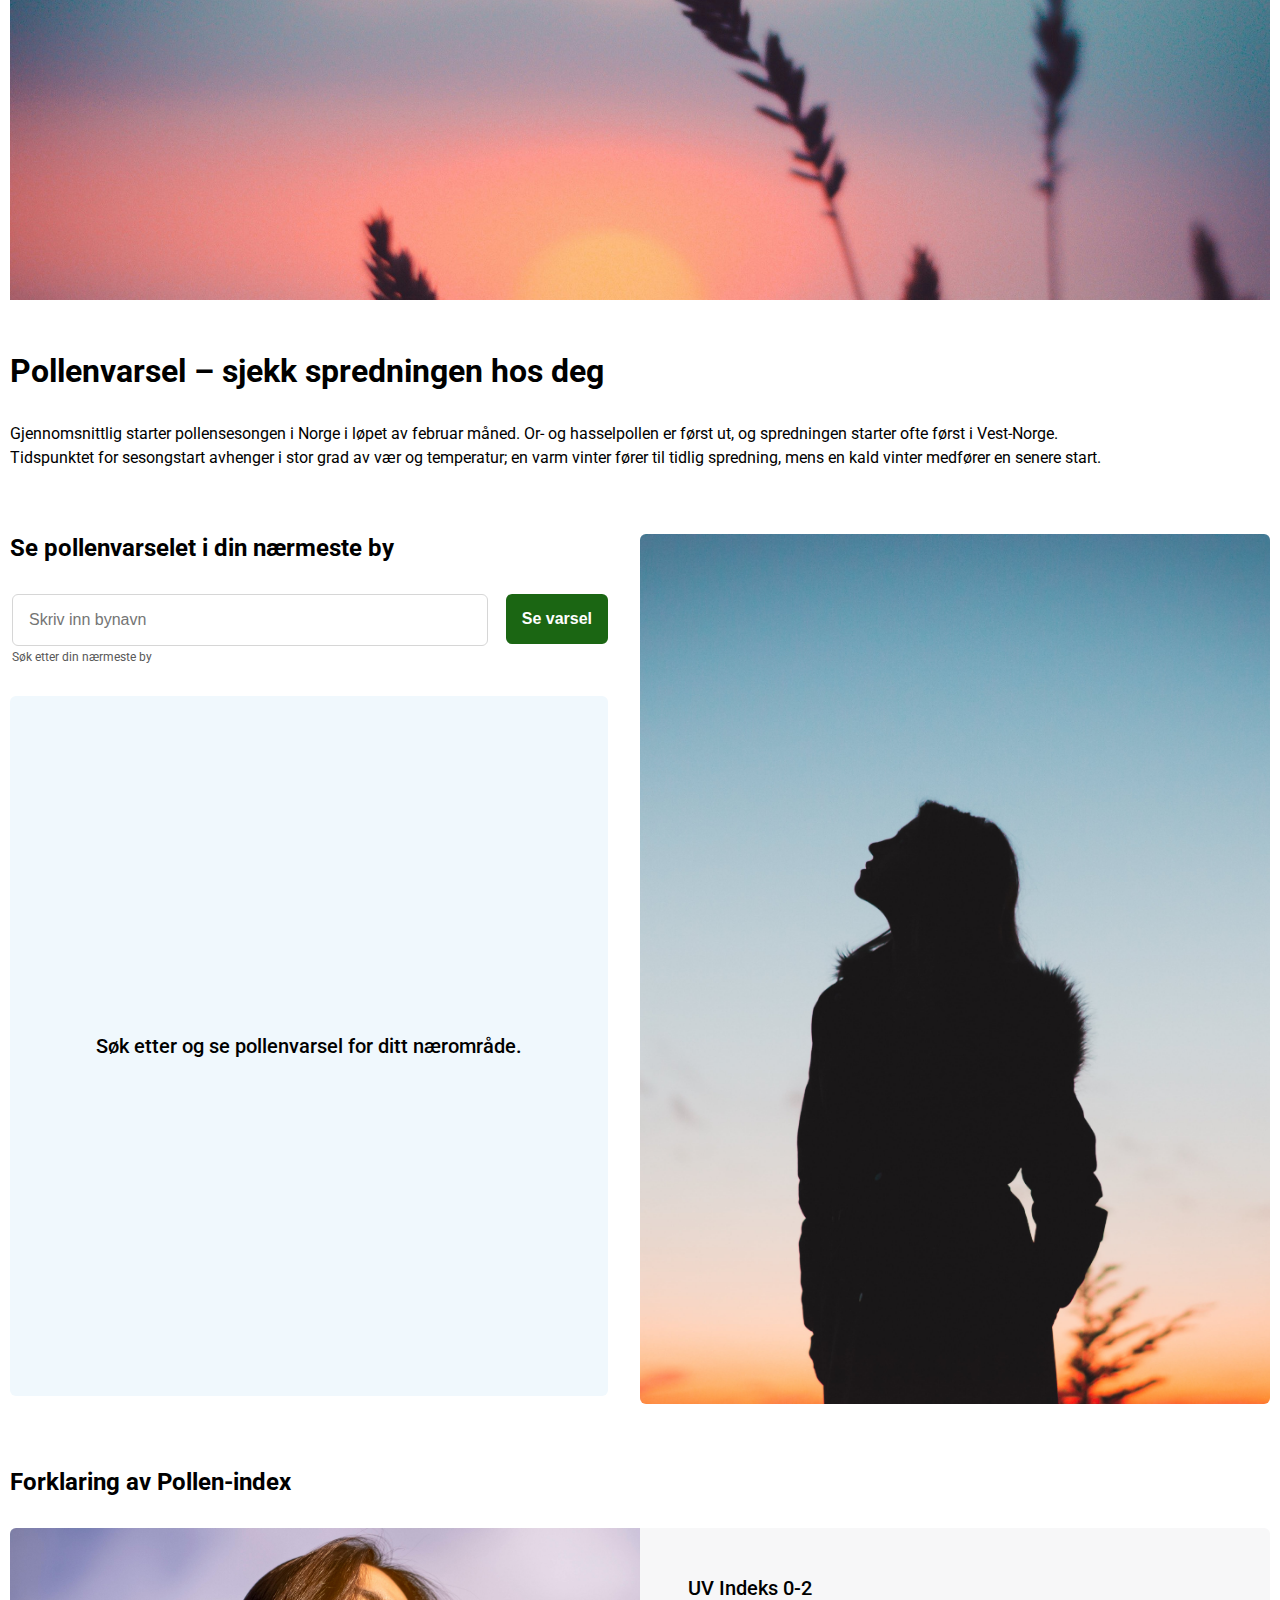
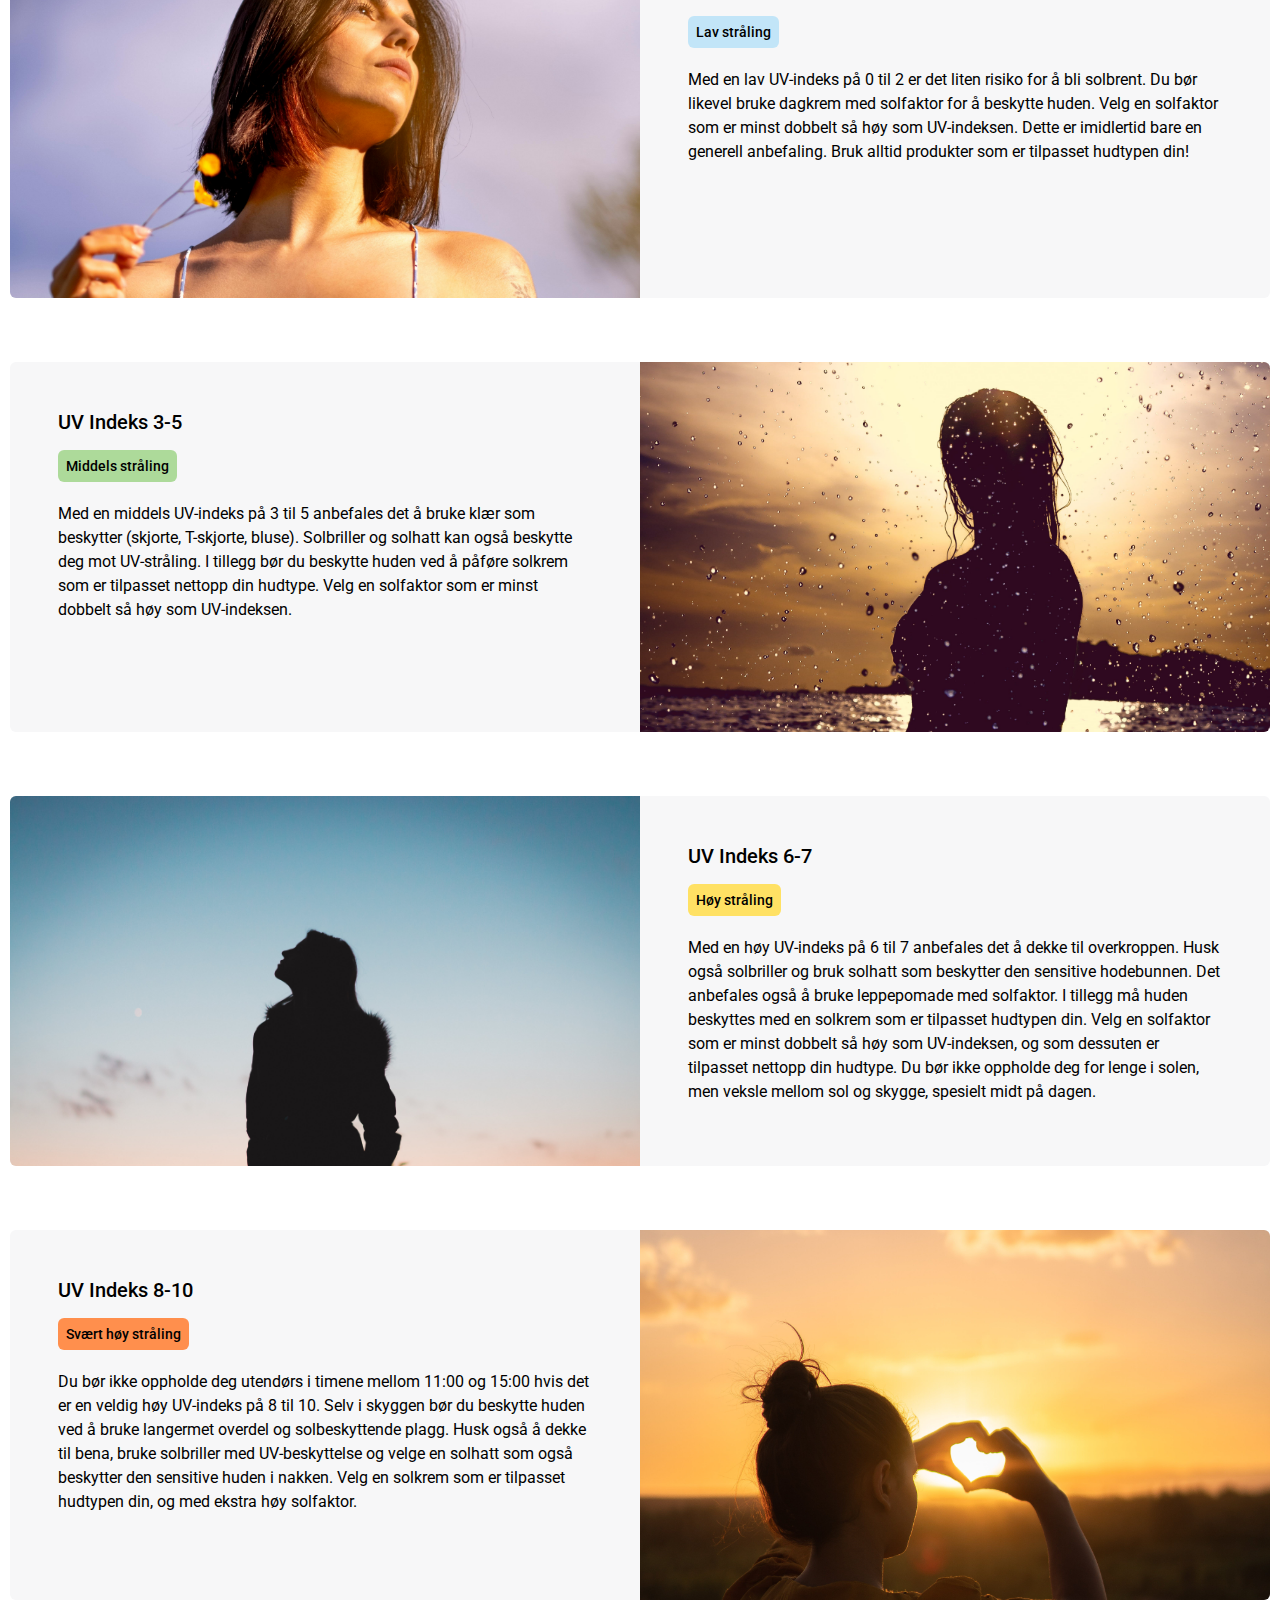
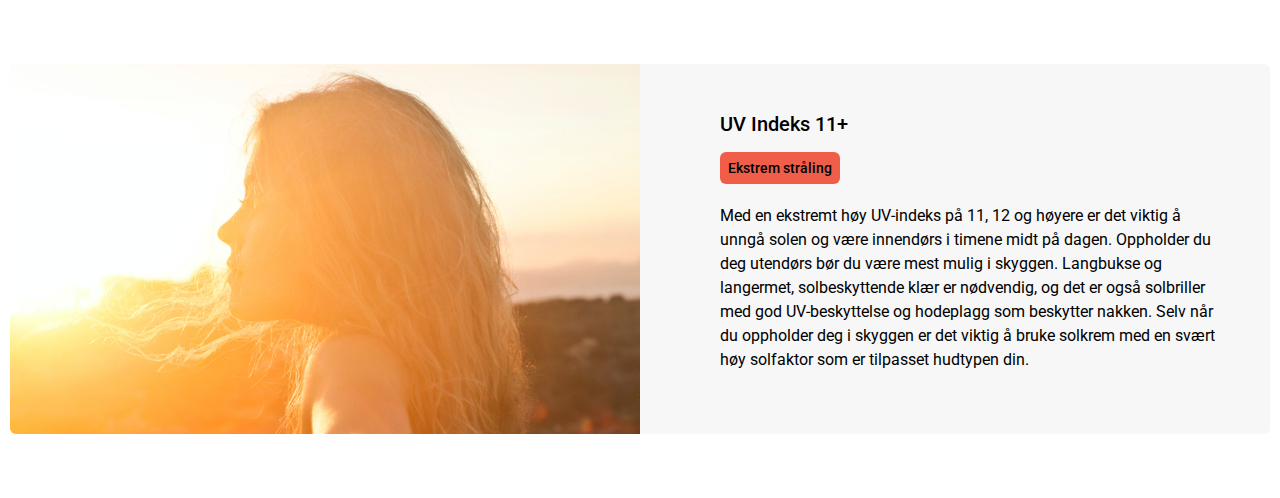
<file: pollen.html>
<!DOCTYPE html>
<head>
    <meta content="width=device-width, initial-scale=1" name="viewport" />
    <meta charset="UTF-8" />
    <link rel="stylesheet" href="css/chat.css" >
    <link rel="stylesheet" href="css/banner.css" >
    <link rel="stylesheet" href="css/main.css" >
    <link rel="stylesheet" href="css/header.css"> 
    <link rel="stylesheet" href="css/pollen.css">
    <link rel="preconnect" href="https://fonts.googleapis.com">
    <link rel="preconnect" href="https://fonts.gstatic.com" crossorigin>
    <link href="https://fonts.googleapis.com/css2?family=Roboto:wght@400;500;700&display=swap" rel="stylesheet">
</head> 
<body>
    <div id="main" class="container ">
        <img class="top-img" src="img/top.jpg" alt="Solnedgang med fine farger" />
        <div class="innerContainer">
            <div class="mb-64">
                <h1>Pollenvarsel – sjekk spredningen hos deg</h1>
                <p>Gjennomsnittlig starter pollensesongen i Norge i løpet av februar måned. Or- og hasselpollen er først ut, og spredningen starter ofte først i Vest-Norge. <br>
                Tidspunktet for sesongstart avhenger i stor grad av vær og temperatur; en varm vinter fører til tidlig spredning, mens en kald vinter medfører en senere start. </p>
            </div>
            <!-- UV Varsel -->
            <div class="flex cols gap-2 mb-64">
                <div class="leftBlock gap-2">
                    <h2 class="noMargin">Se pollenvarselet i din nærmeste by</h2>
                    <form class="pollenForm" id="searchPollen">
                        <fieldset class="locInput">
                            <input class="input" id="inp" type="text" name="search" placeholder="Skriv inn bynavn" />
                            <label for="inp" id="inpLabel" class="formLabel">Søk etter din nærmeste by</label>
                        </fieldset>
                        <input class="btnForm" data-gtm-event="iframe" data-gtm-category="ux" data-gtm-action="button" data-gtm-label="uv-varsel" type="submit" name="submit" value="Se varsel" />
                    </form>       
                    <div id="queryResult" class="queryResult">
                        <h3 id="pollenTitle" class="textCenter initialTitle">Søk etter og se pollenvarsel for ditt nærområde.</h3>
                    </div>       
                </div>
                <div class="rightBlock hidden">
                    <img class="pollenRightColPic" src="img/sunset3.jpg" alt="sun" />
                </div>
            </div>
            <h2 class="noMargin">Forklaring av Pollen-index</h2>
            <div id="low" class="borderBlock noPadding borderRadius h-370 mb-64 noBorder grey">
                <div class="cols noMargin noGap">
                    <div class="leftBlock halfWidth imgContainer">
                        <img class="pollenPic" src="img/sunset1.jpg" alt="sunset" />
                    </div>
                    <div class="flex-1 p-24">
                        <h3>UV Indeks 0-2</h3>
                        <p class="mb-24"><span class="label borderRadius blue">Lav stråling</span></p>
                        <p>Med en lav UV-indeks på 0 til 2 er det liten risiko for å bli solbrent.
                            Du bør likevel bruke dagkrem med solfaktor for å beskytte huden.
                            Velg en solfaktor som er minst dobbelt så
                            høy som UV-indeksen. Dette er imidlertid bare en generell
                            anbefaling. Bruk alltid produkter som er tilpasset
                            hudtypen din!
                        </p>
                    </div>
                </div>
            </div>
            <div id="mid" class="borderBlock noPadding borderRadius h-370 mb-64 noBorder grey">
                <div class="cols noMargin flex-reverse noGap">
                    <div class="flex-1 p-24">
                        <h3>UV Indeks 3-5</h3>
                        <p class="mb-24"><span class="label borderRadius green">Middels stråling</span></p>
                        <p>Med en middels UV-indeks på 3 til 5 anbefales det å bruke klær som beskytter (skjorte, T-skjorte, bluse). Solbriller og solhatt kan også beskytte deg mot UV-stråling.
                            I tillegg bør du beskytte huden ved å påføre solkrem som er tilpasset nettopp din hudtype.
                            Velg en solfaktor som er minst dobbelt så
                            høy som UV-indeksen.
                        </p>
                    </div>
                    <div class="rightBlock halfWidth imgContainer">
                        <img class="pollenPic" src="img/sunset2.jpg" alt="sunset" />
                    </div>
                </div>
            </div>
            <div id="high" class="borderBlock noPadding borderRadius h-370 mb-64 noBorder grey">
                <div class="cols noMargin noGap">
                    <div class="leftBlock halfWidth imgContainer">
                        <img src="img/sunset3.jpg" alt="sunset" />
                    </div>
                    <div class="flex-1 p-24">
                        <h3>UV Indeks 6-7</h3>
                        <p class="mb-24"><span class="label borderRadius yellow">Høy stråling</span></p>
                        <p>Med en høy UV-indeks på 6 til 7 anbefales det å dekke til
                            overkroppen. Husk også solbriller og bruk solhatt som beskytter den
                            sensitive hodebunnen. Det anbefales også å bruke leppepomade med solfaktor.
                            I tillegg må huden beskyttes med en solkrem som er
                            tilpasset hudtypen din. Velg en solfaktor som er minst dobbelt så høy som UV-indeksen, og som dessuten er tilpasset nettopp din hudtype. Du bør ikke oppholde deg for lenge i solen, men veksle mellom sol og skygge, spesielt midt på dagen.
                        </p>
                    </div>
                </div>
            </div>
            <div id="xhigh" class="borderBlock noPadding borderRadius h-370 mb-64 noBorder grey">
                <div class="cols noMargin flex-reverse noGap">
                    <div class="flex-1 p-24">
                        <h3>UV Indeks 8-10</h3>
                        <p class="mb-24"><span class="label borderRadius orange">Svært høy stråling</span></p>
                        <p>Du bør ikke oppholde deg utendørs i timene mellom 11:00 og 15:00 hvis
                            det er en veldig høy UV-indeks på 8 til 10.
                            Selv i skyggen bør du beskytte huden ved
                            å bruke langermet overdel og solbeskyttende plagg.
                            Husk også å dekke til bena, bruke solbriller med UV-beskyttelse
                            og velge en solhatt som også beskytter den sensitive huden i nakken.
                            Velg en solkrem som er tilpasset hudtypen din,
                            og med ekstra høy solfaktor.
                        </p>
                    </div>
                    <div class="rightBlock halfWidth imgContainer">
                        <img class="pollenPic" src="img/sunset4.jpg" alt="sunset" />
                    </div>
                </div>
            </div> 
            <div id="extreme" class="borderBlock noPadding borderRadius h-370 mb-64 noBorder grey">
                <div class="cols noMargin">
                    <div class="leftBlock halfWidth imgContainer noGap">
                        <img class="pollenPic" src="img/sunset5.jpg" alt="sunset" />
                    </div>
                    <div class="flex-1 p-24">
                        <h3>UV Indeks 11+</h3>
                        <p class="mb-24"><span class="label borderRadius red">Ekstrem stråling</span></p>
                        <p>Med en ekstremt høy UV-indeks på 11, 12 og høyere er det
                            viktig å unngå solen og være innendørs i timene midt på dagen.
                            Oppholder du deg utendørs bør du være mest mulig i skyggen.
                            Langbukse og langermet, solbeskyttende klær er nødvendig, og det er også solbriller med god UV-beskyttelse og hodeplagg som beskytter nakken.
                            Selv når du oppholder deg i skyggen er det viktig å bruke solkrem
                            med en svært høy solfaktor som er tilpasset
                            hudtypen din.
                        </p>
                    </div>
                </div>
            </div>
        </div>
    </div>
    <!--script src="js/js.js"></script>-->
    <script src="js/pollen.js"></script>
    <!--<script src="js/header.js"></script>-->
</body>
</html>
</file>
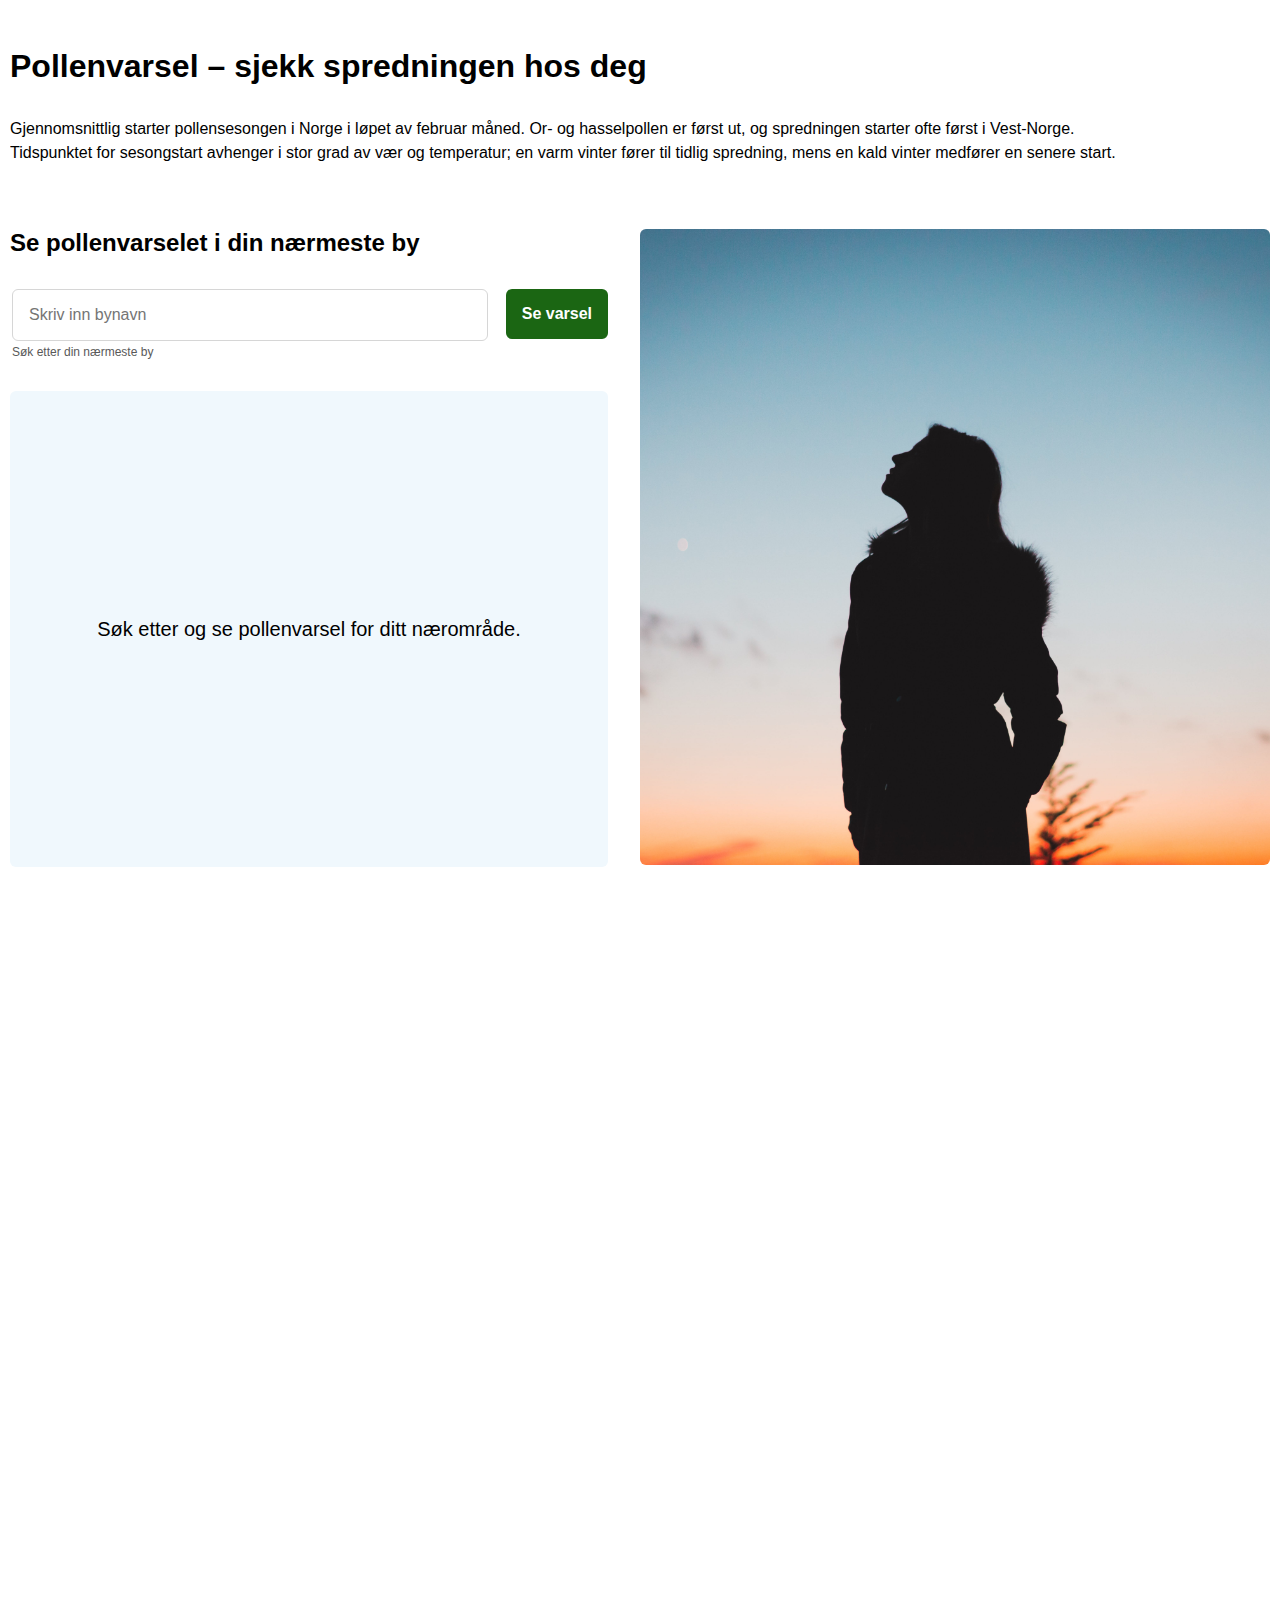
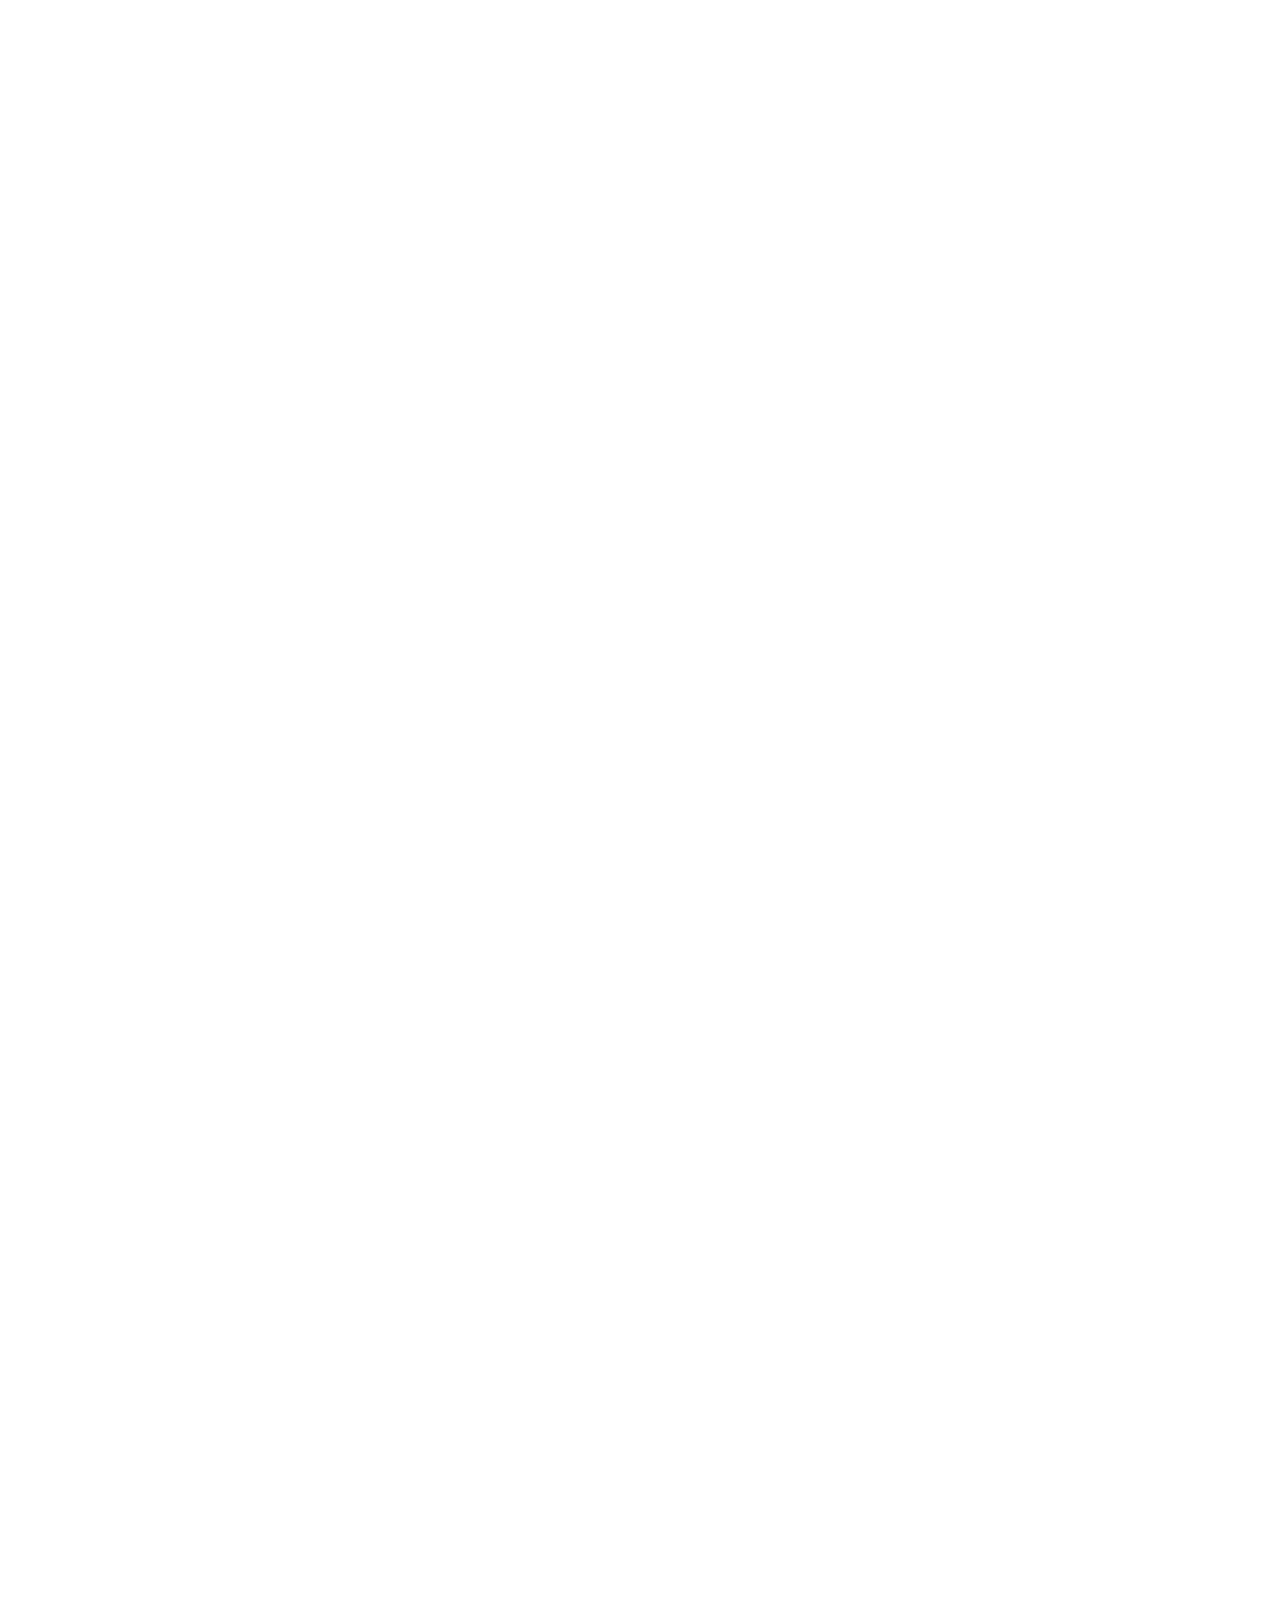
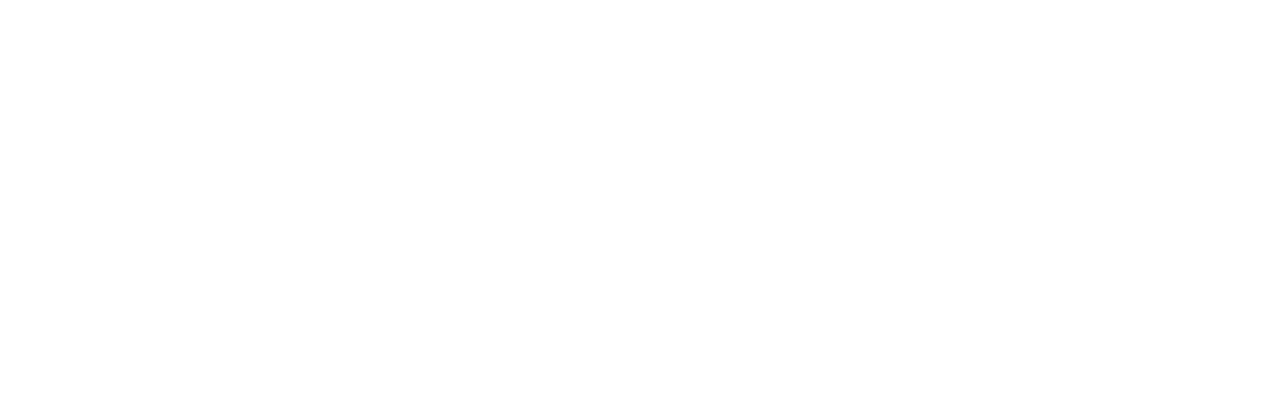
<file: pollenFull.html>
<!DOCTYPE html>

<head>
    <meta content="width=device-width, initial-scale=1" name="viewport" />
    <meta charset="UTF-8" />
    <meta name="robots" content="noindex,follow" />
    <title>Pollenvarsel</title>
    <!-- Google Tag Manager -->
    <script>(function (w, d, s, l, i) {
            w[l] = w[l] || []; w[l].push({
                'gtm.start':
                    new Date().getTime(), event: 'gtm.js'
            }); var f = d.getElementsByTagName(s)[0],
                j = d.createElement(s), dl = l != 'dataLayer' ? '&l=' + l : ''; j.async = true; j.src =
                    'https://www.googletagmanager.com/gtm.js?id=' + i + dl; f.parentNode.insertBefore(j, f);
        })(window, document, 'script', 'dataLayer', 'GTM-5F2S7HPJ');</script>
    <!-- End Google Tag Manager -->
    <style>
        /* Main css */

        body {
            height: 400vh;
            font-family: 'Roboto', sans-serif;
            margin: 0;
            box-sizing: border-box;
        }

        .container {
            max-width: 1260px;
            width: 100%;
            margin: 0 auto;
            scroll-behavior: smooth;
        }

        .flex {
            display: flex;
        }

        .flex-col {
            flex-direction: column;
        }

        .gap-2 {
            gap: 2rem !important;
        }

        .flex-1 {
            flex: 1;
        }

        .v-center {
            align-items: center;
        }

        .gap-sm {
            gap: .75rem;
        }

        .gap-md {
            gap: 1rem;
        }

        .top-img {
            width: 100%;
            height: 300px;
            object-fit: cover;
            object-position: center;
        }


        p {
            font-size: 1rem;
            line-height: 150%;
            margin: .5rem 0 1rem 0;
        }

        h1 {
            font-size: 2rem;
            margin: 3rem 0 2rem 0;
        }

        h2 {
            font-size: 1.5rem;
            margin: 0 0 1.5rem 0;
        }

        h3 {
            font-size: 1.25rem;
            font-weight: 500;
            margin-top: 0;
        }

        button {
            font-family: 'Roboto', sans-serif;
            font-weight: 500;
            font-size: .85rem;
        }

        a {
            color: #000;
        }

        a:hover {
            text-decoration: none;
        }

        .cta {
            display: flex;
            gap: .5rem;
            cursor: pointer;
            justify-content: center;
            align-items: center;
            padding: .65rem 1rem;
            border: none;
            border-radius: 6px;
            color: #fff;
            margin-top: .5rem;
        }

        .secondaryOutline {
            border: 2px solid #0d2880;
            background-color: transparent;
            color: #0d2880;
            max-height: 44.5px;
        }

        .fullwidth {
            width: 100%;
        }

        .primary {
            background-color: #1b6613;
        }

        .secondary {
            background-color: #0d2880;
        }

        .lightGreen {
            background-color: #F3FCF2;
        }

        .lightGrey {
            background-color: #F7F7F8;
        }

        /* Sticky */
        .sticky {
            position: fixed;
            bottom: 0;
            height: auto;
            width: 100%;
            background-color: #ededed;
            padding: 1rem;
        }

        .hidden {
            display: none;
        }

        /* Container header-revscroll top margin */
        .headerRevscroll {
            margin-top: 80px;
        }

        .input {
            padding: 0 1rem;
            height: 50px;
            border-radius: 6px;
            border: 1px solid #d6d6d6;
            font-size: 1rem;
        }

        .btnForm {
            padding: 0 1rem;
            height: 50px;
            border-radius: 6px;
            background-color: #1b6613;
            color: #fff;
            border: none;
            font-size: 1rem;
            cursor: pointer;
            font-weight: 600;
        }

        .btnForm:hover {
            background-color: #264122;
        }

        .borderRadius {
            border-radius: 6px;
            overflow: hidden;
        }

        .borderBlock {
            display: flex;
            flex-direction: column;
            margin: 2rem 0;
            padding: 2.5rem;
            border: 1px solid #d6d6d6;
        }

        .noPadding {
            padding: 0;
        }

        .noMargin {
            margin: 0 !important;
        }

        .p-24 {
            padding: 3rem;
        }

        .flex-1 {
            flex: 1;
        }

        .textCenter {
            text-align: center;
        }

        .innerContainer {
            padding: 0;
            overflow: hidden;
        }

        table,
        th,
        td {
            border: 1px solid #d6d6d6;
            border-collapse: collapse;
        }

        table {
            width: 100%;
        }

        td {
            padding: 1rem;
        }

        .inline {
            display: flex;
            flex-direction: column;
            align-items: center;
        }

        .label {
            padding: .5rem;
            font-size: .875rem;
            font-weight: 500;
            margin-top: 0;
        }

        .formLabel {
            font-size: .75rem;
            color: #595959;
        }

        .error {
            color: #CA3622;
            font-weight: 600;
        }

        .input.error {
            border: 1px solid #CA3622;
            font-weight: 400;
        }

        .input.error:active,
        .input.error:focus {
            color: #000;
        }

        .locInput {
            display: flex;
            flex-direction: column;
            gap: .25rem;
            border: none;
            padding: 0;
            flex: 1;
        }

        .h-370 {
            height: 370px;
            overflow: hidden;
        }

        .mb-24 {
            margin-bottom: 24px !important;
        }

        .mb-64 {
            margin-bottom: 4rem !important;
        }

        .cols {
            display: flex;
            margin-bottom: 3rem;
            gap: 2rem;
        }

        .noGap {
            gap: 0;
        }

        .queryResult {
            display: flex;
            flex-direction: column;
            justify-content: center;
            width: 100%;
            border-radius: 6px;
        }

        .noBorder {
            border: none;
        }

        .blue {
            background-color: #f0f8fd;
        }

        .pollenForm {
            display: flex;
            width: 100%;
            height: auto;
            gap: 1rem;
        }

        .leftBlock {
            display: flex;
            flex-direction: column;
            width: 50%;
            gap: 1rem;
            /* margin-bottom: 3.5rem; */
        }

        .rightBlock {
            display: flex;
            flex-direction: column;
            width: 50%;
            gap: 1rem;
        }

        .halfWidth {
            width: 50%;
        }

        #pollenIndex,
        #pollenTitle {
            margin-bottom: 0;
            line-height: 140%;
        }

        .dot {
            width: 15px;
            height: 15px;
            border-radius: 10px;
            margin-bottom: .5rem;
        }

        .green {
            background-color: #ADDA9A !important;
        }

        .yellow {
            background-color: #ffe164 !important;
        }

        .orange {
            background-color: #FF8F4D !important;
        }

        .red {
            background-color: #F05E4A !important;
        }

        .blue {
            background-color: #C2E5F8 !important;
        }

        .grey {
            background-color: #F7F7F8 !important;
        }

        .pollenIndexContainer {
            display: flex;
            gap: .75rem;
            align-items: center;
            margin-right: auto;
            border-radius: 100px;
            padding-right: 1rem;
            background-color: #fff;
            margin-bottom: 1rem;
        }

        .pollenResult {
            display: flex;
            flex-direction: column;
            margin: 1.5rem 0 0 0;
            gap: .5rem;
            background-color: #F7F7F8;
            padding: 2rem;
            border-radius: 6px;
        }

        .pollenPic {
            margin-top: -200px;
        }

        .pollenRightColPic {
            height: 636px;
            object-fit: cover;
            object-position: 50% 50%;
            border-radius: 6px;
        }

        .pollenlevel {
            font-size: .875rem;
            font-weight: 500;
        }

        #pollenIndex {
            font-size: 1rem;
            font-weight: 700;
        }

        .pollenIcon {
            padding: .5rem;
            border-radius: 100px;
        }

        .pollenlevel {
            margin-left: auto;
            margin-bottom: 0 !important;
            padding: .25rem .5rem;
            border-radius: 6px;
        }

        .widgetTop {
            display: flex;
            justify-content: space-between;
            align-items: flex-start;
        }

        .pollenbar {
            width: 100%;
            padding: 3rem;
            display: flex;
            flex-direction: column;
            gap: .25rem;
        }

        .bar {
            height: 1rem;
            display: flex;
            gap: 0.5rem;
            border-radius: 6px;
        }

        .barvalue {
            flex: 1;
            background-color: #d6d6d6;
            border-radius: 4px;
        }

        .initialTitle {
            padding: 14rem 2rem;
            background-color: #F0F8FD;
            border-radius: 6px;
        }

        .pollenCalendarDesc {
            margin: 1rem 0 0 0;
        }

        @media only screen and (max-width: 800px) {

            .input {
                flex: auto;
            }

            .borderBlock {
                padding: 1rem
            }

            .rightBlock {
                width: 100%;
            }

            .leftBlock {
                width: 100%;
                flex-direction: column;
                margin: 0;
            }

            .pollenForm {
                width: 100%;
                flex-direction: column;
                margin: 0 0 0 0;
            }

            .cols {
                flex-direction: column;
                margin-bottom: 0;
            }

            .flex-reverse {
                flex-direction: column-reverse;
            }

            .h-370 {
                height: auto;
            }

            .p-24 {
                padding: 1rem;
            }

            .noPadding {
                padding: 0 !important;
            }

            .pollenPic {
                margin-top: 0;
                height: 100%;
                width: 100%;
                object-fit: cover;
            }

            .imgContainer {
                height: 250px;
                object-fit: cover;
            }

            .halfWidth {
                width: 100%;
            }

            .pollenForm {
                height: auto;
            }

            .pollenResult {
                padding: 1rem 1rem 1.5rem 1rem;
            }

            .noGap {
                gap: 1rem;
            }

            .bar {
                height: .75rem;
                gap: 0.25rem;
            }

            .hide {
                display: none;
            }

            .hidden {
                display: none !important;
            }

            .initialTitle {
                padding: 1rem;
            }
        }
    </style>
</head>

<body>
    <div id="main" class="container ">
        <div class="innerContainer">
            <div class="mb-64">
                <h1>Pollenvarsel – sjekk spredningen hos deg</h1>
                <p>Gjennomsnittlig starter pollensesongen i Norge i løpet av februar måned. Or- og hasselpollen er først
                    ut, og spredningen starter ofte først i Vest-Norge. <br>
                    Tidspunktet for sesongstart avhenger i stor grad av vær og temperatur; en varm vinter fører til
                    tidlig spredning, mens en kald vinter medfører en senere start. </p>
            </div>
            <!-- UV Varsel -->
            <div class="flex cols gap-2 mb-64">
                <div class="leftBlock gap-2">
                    <h2 class="noMargin">Se pollenvarselet i din nærmeste by</h2>
                    <form class="pollenForm" id="searchPollen">
                        <fieldset class="locInput">
                            <input class="input" id="inp" type="text" name="search" placeholder="Skriv inn bynavn" />
                            <label for="inp" id="inpLabel" class="formLabel">Søk etter din nærmeste by</label>
                        </fieldset>
                        <input class="btnForm" data-gtm-event="iframe" data-gtm-category="ux" data-gtm-action="button"
                            data-gtm-label="pollen-varsel" type="submit" name="submit" value="Se varsel" />
                    </form>
                    <div id="queryResult" class="queryResult">
                        <h3 id="pollenTitle" class="textCenter initialTitle">Søk etter og se pollenvarsel for ditt
                            nærområde.</h3>
                    </div>
                </div>
                <div class="rightBlock hidden">
                    <img class="pollenRightColPic" src="img/sunset3.jpg" alt="sun" />
                </div>
            </div>
        </div>
    </div>
    <script>
        //Store form data
        const form = document.forms["searchPollen"];
        let containerTree = false;
        let containerGrass = false;

        //atob("YkJJTFBqOGV5ME5TNjNqWUdsQ1l6UVFwcUJ0NWFyYTk=");
        const peloton = "bBILPj8ey0NS63jYGlCYzQQpqBt5ara9";

        //HandleSubmit event on location UV Index form
        const submitSearch = async (e) => {
            e.preventDefault();
            try {
                const city = form.search.value;
                //console.log(city);
                const locKey = await getLocationKey(city);
                //console.log(locKey);
                const pollen = await getPollen(locKey);
                listPollenResult(pollen, city);
            } catch (error) {
                console.log(error);
            }
        }

        //Execute API call on form submit
        form.addEventListener("submit", submitSearch)

        //Get location key from search query
        const getLocationKey = async (searchTerm) => {
            //Store form input for location
            const location = searchTerm;
            //console.log(location);

            //Endpoint to location key for search input location
            const endpoint = `https://dataservice.accuweather.com/locations/v1/cities/search?apikey=${peloton}&q=${location}&language=no&details=true`;
            try {
                const response = await fetch(endpoint);
                if (response.ok) {
                    const result = await response.json();
                    return result;
                }
            } catch (error) {
                throw new Error("Something failed");
            }
        }

        //Get UV Index for location "c"
        const getPollen = async (c) => {
            let locationKey;
            const input = document.getElementById("inp");
            const inputLabel = document.getElementById("inpLabel");
            console.log(c);
            if (c.length > 0) {
                if (inputLabel.classList.contains("error")) {
                    input.classList.remove("error");
                    inputLabel.classList.remove("error");
                    inputLabel.innerHTML = "Søk etter din nærmeste by";
                }
                locationKey = c[0].Key;
                console.log(locationKey);
                const endpoint = `https://dataservice.accuweather.com/forecasts/v1/daily/1day/${locationKey}?apikey=${peloton}&language=no&details=true&metric=true`;
                try {
                    const response = await fetch(endpoint);
                    if (response.ok) {
                        const result = await response.json();
                        return result;
                    }
                } catch (err) {
                    throw new Error("Something failed");
                }
            } else {
                //Input validation on form input - frontend feedback + style
                const error = "Fant ikke stedet du søkte etter. Prøv nærmeste by. f.eks Oslo";
                inputLabel.classList.add("error");
                inputLabel.innerHTML = error;
                input.classList.add("error");
                throw new Error(error);
            }
        }

        //Show UV listing for location
        const listPollenResult = (obj, city) => {
            let main = document.getElementById("queryResult");

            //Prevent doubling up the frontend output
            if (containerTree || containerGrass) {
                main.removeChild(containerTree);
                main.removeChild(containerGrass);
            }

            //Create container for API call result
            containerTree = document.createElement("div");
            containerGrass = document.createElement("div");
            //Add class to container
            containerTree.setAttribute("class", "pollenResult")
            containerGrass.setAttribute("class", "pollenResult")
            //Add container to main flow
            main.appendChild(containerTree);
            main.appendChild(containerGrass);

            //Change h3 content from UV to "UV-stråling rundt" + remove initial styling
            let h3 = document.getElementById("pollenTitle");
            h3.classList.remove("initialTitle");
            h3.innerText = `Pollenvarsel rundt ${city}:`;

            //Create top bar for UV index widget
            const widgetTopTree = document.createElement("div");
            widgetTopTree.setAttribute("class", "widgetTop");

            const widgetTopGrass = document.createElement("div");
            widgetTopGrass.setAttribute("class", "widgetTop");

            //Creates labels correlating to the correct infoblock section
            const levelTree = document.createElement("p");
            levelTree.setAttribute("class", "pollenlevel");

            const levelGrass = document.createElement("p");
            levelGrass.setAttribute("class", "pollenlevel");

            //Store level text values
            let levelTreeText;
            let levelGrassText;
            const pollenValues = {
                low: "Ingen spredning",
                mid: "Beskjeden spredning",
                high: "Moderat spredning",
                xhigh: "Kraftig spredning",
                extreme: "Ekstrem spredning"
            };

            ///////////////// TREE POLLEN ////////////////


            //Check that the data and index in return object actually exists or return error
            if (obj.DailyForecasts && obj.DailyForecasts.length && obj.DailyForecasts[0].AirAndPollen && obj.DailyForecasts[0].AirAndPollen.length > 5) {
                //Data from return object
                const value = obj.DailyForecasts[0].AirAndPollen[4].Value;

                //Create bar and container for UV varsel
                const barContainer = document.createElement("div");
                const bar = document.createElement("div");
                const barValue0 = document.createElement("div");
                const barValue1 = document.createElement("div");
                const barValue2 = document.createElement("div");
                const barValue3 = document.createElement("div");
                const barValue4 = document.createElement("div");

                //Add class for barContainer and bar
                barContainer.setAttribute("class", "pollenbar");
                bar.setAttribute("class", "bar");

                //Add class .barvalue for the bar elements
                barValue0.setAttribute("class", "barvalue");
                barValue1.setAttribute("class", "barvalue");
                barValue2.setAttribute("class", "barvalue");
                barValue3.setAttribute("class", "barvalue");
                barValue4.setAttribute("class", "barvalue");

                //Import UV icon and add class
                const treeIcon = new Image(24, 24);
                treeIcon.src = "img/ic-tree.svg";
                treeIcon.setAttribute("class", "pollenIcon");

                //Set UV-Index values + levelbadge value + Add color to bar and icon background
                if (value === 0) {
                    levelTreeText = document.createTextNode(pollenValues.low);
                    levelTree.appendChild(levelTreeText);
                    levelTree.classList.add("blue")
                    barValue0.classList.add("blue");
                    treeIcon.classList.add("blue");
                } else if (value >= 1 && value <= 9) {
                    levelTreeText = document.createTextNode(pollenValues.mid);
                    levelTree.appendChild(levelTreeText);
                    levelTree.classList.add("green");
                    barValue0.classList.add("green");
                    barValue1.classList.add("green");
                    treeIcon.classList.add("green");
                } else if (value >= 10 && value <= 99) {
                    levelTreeText = document.createTextNode(pollenValues.high);
                    levelTree.appendChild(levelTreeText);
                    levelTree.classList.add("yellow");
                    barValue0.classList.add("yellow");
                    barValue1.classList.add("yellow");
                    barValue2.classList.add("yellow");
                    treeIcon.classList.add("yellow");
                } else if (value >= 100 && value <= 999) {
                    levelTreeText = document.createTextNode(pollenValues.xhigh);
                    levelTree.appendChild(levelTreeText);
                    levelTree.classList.add("orange");
                    barValue0.classList.add("orange");
                    barValue1.classList.add("orange");
                    barValue2.classList.add("orange");
                    barValue3.classList.add("orange");
                    treeIcon.classList.add("orange");
                } else {
                    levelTreeText = document.createTextNode(pollenValues.extreme);
                    levelTree.appendChild(levelTreeText);
                    levelTree.classList.add("red");
                    barValue0.classList.add("red");
                    barValue1.classList.add("red");
                    barValue2.classList.add("red");
                    barValue3.classList.add("red");
                    barValue4.classList.add("red");
                    treeIcon.classList.add("red");
                };

                //Add all bars to the bar, and adding bar to barContainer.
                bar.appendChild(barValue0);
                bar.appendChild(barValue1);
                bar.appendChild(barValue2);
                bar.appendChild(barValue3);
                bar.appendChild(barValue4);
                barContainer.appendChild(bar);



                //Create UV Index top widget element with uv index and icon in rounded block
                const treeIndexContainer = document.createElement("div");
                treeIndexContainer.setAttribute("class", "pollenIndexContainer")

                //Create h3 uv index value output
                const pollenIndex = document.createElement("h3");
                pollenIndex.setAttribute("id", "pollenIndex");

                //Pollencalendar descriptions
                const pollenCalendar = {
                    jan: "I januar er det sjelden eller ingen spredning av trepollen",
                    feb: "I slutten av februar kan vi begynne å se spredning av Or og Hassel",
                    mar: "Mars er måneden der Or og Hassel har stor spredning, spesielt i Vest, Sør, Øst og Midt-Norge. I fjellet og Nord-Norge er det derimot ingen spredning.",
                    apr: "Vi er nå i april, Or og Hassel har nå vært tilstede i en drøy måned og begynner nå og avta. I midten av april er det vanlig at Salix og Bjørk begynner sin fremmarsj i Vest, Sør, Øst og Midt-Norge",
                    mai: "Mai måned har størst spredning av Bjørk og Salix, og dette merkes over hele landet",
                    juni: "Nå i juni begynner trepollen sesongen å se en ende. Bjørk har fremdeles litt spredning nord og sør, mens Salix spres jevnt over hele landet.",
                    juli: "Juli måned har meldt sin ankomst og nå ser vi kun litt spredning av Salix Nord-Norge og fjellet i Sør-Norge. Trepollen sesongen i Norge går mot slutten",
                    aug: "Trepollen sesongen i Norge er stort sett over nå, og ny sesong er ikke ventet før i februar/mars neste år.",
                    sep: "Ingen spredning av trepollen",
                    okt: "Ingen spredning av trepollen",
                    nov: "Ingen spredning av trepollen",
                    des: "Ingen spredning av trepollen",
                };

                //Create description area below bar 
                const descriptionContainer = document.createElement("div");
                const description = document.createElement("p");
                description.setAttribute("class", "pollenCalendarDesc");
                const date = new Date();
                const currentMonth = date.getMonth() + 1;

                switch (currentMonth) {
                    case 1:
                        description.append(pollenCalendar.jan);
                        break;
                    case 2:
                        description.append(pollenCalendar.feb);
                        break;
                    case 3:
                        description.append(pollenCalendar.mar);
                        break;
                    case 4:
                        description.append(pollenCalendar.apr);
                        break;
                    case 5:
                        description.append(pollenCalendar.mai);
                        break;
                    case 6:
                        description.append(pollenCalendar.jun);
                        break;
                    case 7:
                        description.append(pollenCalendar.jul);
                        break;
                    case 8:
                        description.append(pollenCalendar.aug);
                        break;
                    case 9:
                        description.append(pollenCalendar.sep);
                        break;
                    case 10:
                        description.append(pollenCalendar.okt);
                        break;
                    case 11:
                        description.append(pollenCalendar.nov);
                        break;
                    case 12:
                        description.append(pollenCalendar.des);
                        break;
                    default:
                        break;
                }

                //ABOUT THE LEVELS
                const levelsDescription = document.createElement("div");
                const levelList = document.createElement("ul");
                const colors = {
                    0: "blue",
                    1: "green",
                    2: "yellow",
                    3: "orange",
                    4: "red"
                }

                for(const level in pollenValues) {
                    const item = document.createElement("li");
                    item.append(`${pollenValues[level]}`);
                    const dot = document.createElement("div");
                    dot.setAttribute("class", "dot");
                    for(const color in colors) {
                        dot.setAttribute("class", `${color}`);
                    }
                    levelList.append(dot,item);

                }
                console.log(levelList);
                
                // const dot1 = document.createElement("div");

                // l1.append(pollenValues.low);
                // l2.append(pollenValues.mid);
                // l3.append(pollenValues.high);
                // l4.append(pollenValues.xhigh);
                // l5.append(pollenValues.extreme);
                // dot1.setAttribute("class", "blue, dot");

                descriptionContainer.appendChild(description);

                //Add UV index value to h3   
                pollenIndex.append("Trepollen " + value);

                //Add index and icon to the rounded element
                treeIndexContainer.appendChild(treeIcon);
                treeIndexContainer.appendChild(pollenIndex);

                //Add widgetTop to uv index container
                containerTree.appendChild(widgetTopTree);

                //Add the rounded icon+uvIndex block to the widgetTop
                widgetTopTree.appendChild(treeIndexContainer);

                //Add the level badge to the widgetTop;
                widgetTopTree.appendChild(levelTree);

                //Add bar to container
                containerTree.appendChild(bar);

                //Add pollendescritption to container
                containerTree.appendChild(descriptionContainer);



            } else {
                throw new Error("Did not receive any data for that location");
            }


            ///////////////// GRASS POLLEN ////////////////


            //Check that the data and index in return object actually exists or return error
            if (obj.DailyForecasts && obj.DailyForecasts.length && obj.DailyForecasts[0].AirAndPollen && obj.DailyForecasts[0].AirAndPollen.length > 5) {
                //Data from return object
                const value = obj.DailyForecasts[0].AirAndPollen[1].Value;

                //Create bar and container for UV varsel
                const barContainer = document.createElement("div");
                const bar = document.createElement("div");
                const barValue0 = document.createElement("div");
                const barValue1 = document.createElement("div");
                const barValue2 = document.createElement("div");
                const barValue3 = document.createElement("div");
                const barValue4 = document.createElement("div");

                //Add class for barContainer and bar
                barContainer.setAttribute("class", "pollenbar");
                bar.setAttribute("class", "bar");

                //Add class .barvalue for the bar elements
                barValue0.setAttribute("class", "barvalue");
                barValue1.setAttribute("class", "barvalue");
                barValue2.setAttribute("class", "barvalue");
                barValue3.setAttribute("class", "barvalue");
                barValue4.setAttribute("class", "barvalue");

                //Import UV icon and add class
                const grassIcon = new Image(24, 24);
                grassIcon.src = "img/ic-grass.svg";
                grassIcon.setAttribute("class", "pollenIcon");

                //Set UV-Index values + levelbadge value + Add color to bar and icon background
                if (value === 0) {
                    levelGrassText = document.createTextNode(pollenValues.low);
                    levelGrass.appendChild(levelGrassText);
                    levelGrass.classList.add("blue")
                    barValue0.classList.add("blue");
                    grassIcon.classList.add("blue");
                } else if (value >= 1 && value <= 9) {
                    levelGrassText = document.createTextNode(pollenValues.mid);
                    levelGrass.appendChild(levelGrassText);
                    levelGrass.classList.add("green");
                    barValue0.classList.add("green");
                    barValue1.classList.add("green");
                    grassIcon.classList.add("green");
                } else if (value >= 10 && value <= 99) {
                    levelGrassText = document.createTextNode(pollenValues.high);
                    levelGrass.appendChild(levelGrassText);
                    levelGrass.classList.add("yellow");
                    barValue0.classList.add("yellow");
                    barValue1.classList.add("yellow");
                    barValue2.classList.add("yellow");
                    grassIcon.classList.add("yellow");
                } else if (value >= 100 && value <= 999) {
                    levelGrassText = document.createTextNode(pollenValues.xhigh);
                    levelGrass.appendChild(levelGrassText);
                    levelGrass.classList.add("orange");
                    barValue0.classList.add("orange");
                    barValue1.classList.add("orange");
                    barValue2.classList.add("orange");
                    barValue3.classList.add("orange");
                    grassIcon.classList.add("orange");
                } else {
                    levelGrassText = document.createTextNode(pollenValues.extreme);
                    levelGrass.appendChild(levelGrassText);
                    levelGrass.classList.add("red");
                    barValue0.classList.add("red");
                    barValue1.classList.add("red");
                    barValue2.classList.add("red");
                    barValue3.classList.add("red");
                    barValue4.classList.add("red");
                    grassIcon.classList.add("red");
                };

                //Add all bars to the bar, and adding bar to barContainer.
                bar.appendChild(barValue0);
                bar.appendChild(barValue1);
                bar.appendChild(barValue2);
                bar.appendChild(barValue3);
                bar.appendChild(barValue4);
                barContainer.appendChild(bar);



                //Create UV Index top widget element with uv index and icon in rounded block
                const grassIndexContainer = document.createElement("div");
                grassIndexContainer.setAttribute("class", "pollenIndexContainer")

                //Create h3 uv index value output
                const pollenIndex = document.createElement("h3");
                pollenIndex.setAttribute("id", "pollenIndex");

                //Add UV index value to h3   
                pollenIndex.append("Gresspollen " + value);

                //Add index and icon to the rounded element
                grassIndexContainer.appendChild(grassIcon);
                grassIndexContainer.appendChild(pollenIndex);

                //Add widgetTop to uv index container
                containerGrass.appendChild(widgetTopGrass);

                //Add the rounded icon+uvIndex block to the widgetTop
                widgetTopGrass.appendChild(grassIndexContainer);

                //Add the level badge to the widgetTop;
                widgetTopGrass.appendChild(levelGrass);

                //Add bar to container
                containerGrass.appendChild(bar);
            } else {
                throw new Error("Did not receive any data for that location");
            }


            ////////////////// BEISKAMBROSIA /////////////////
        }

    </script>
</body>

</html>
</file>
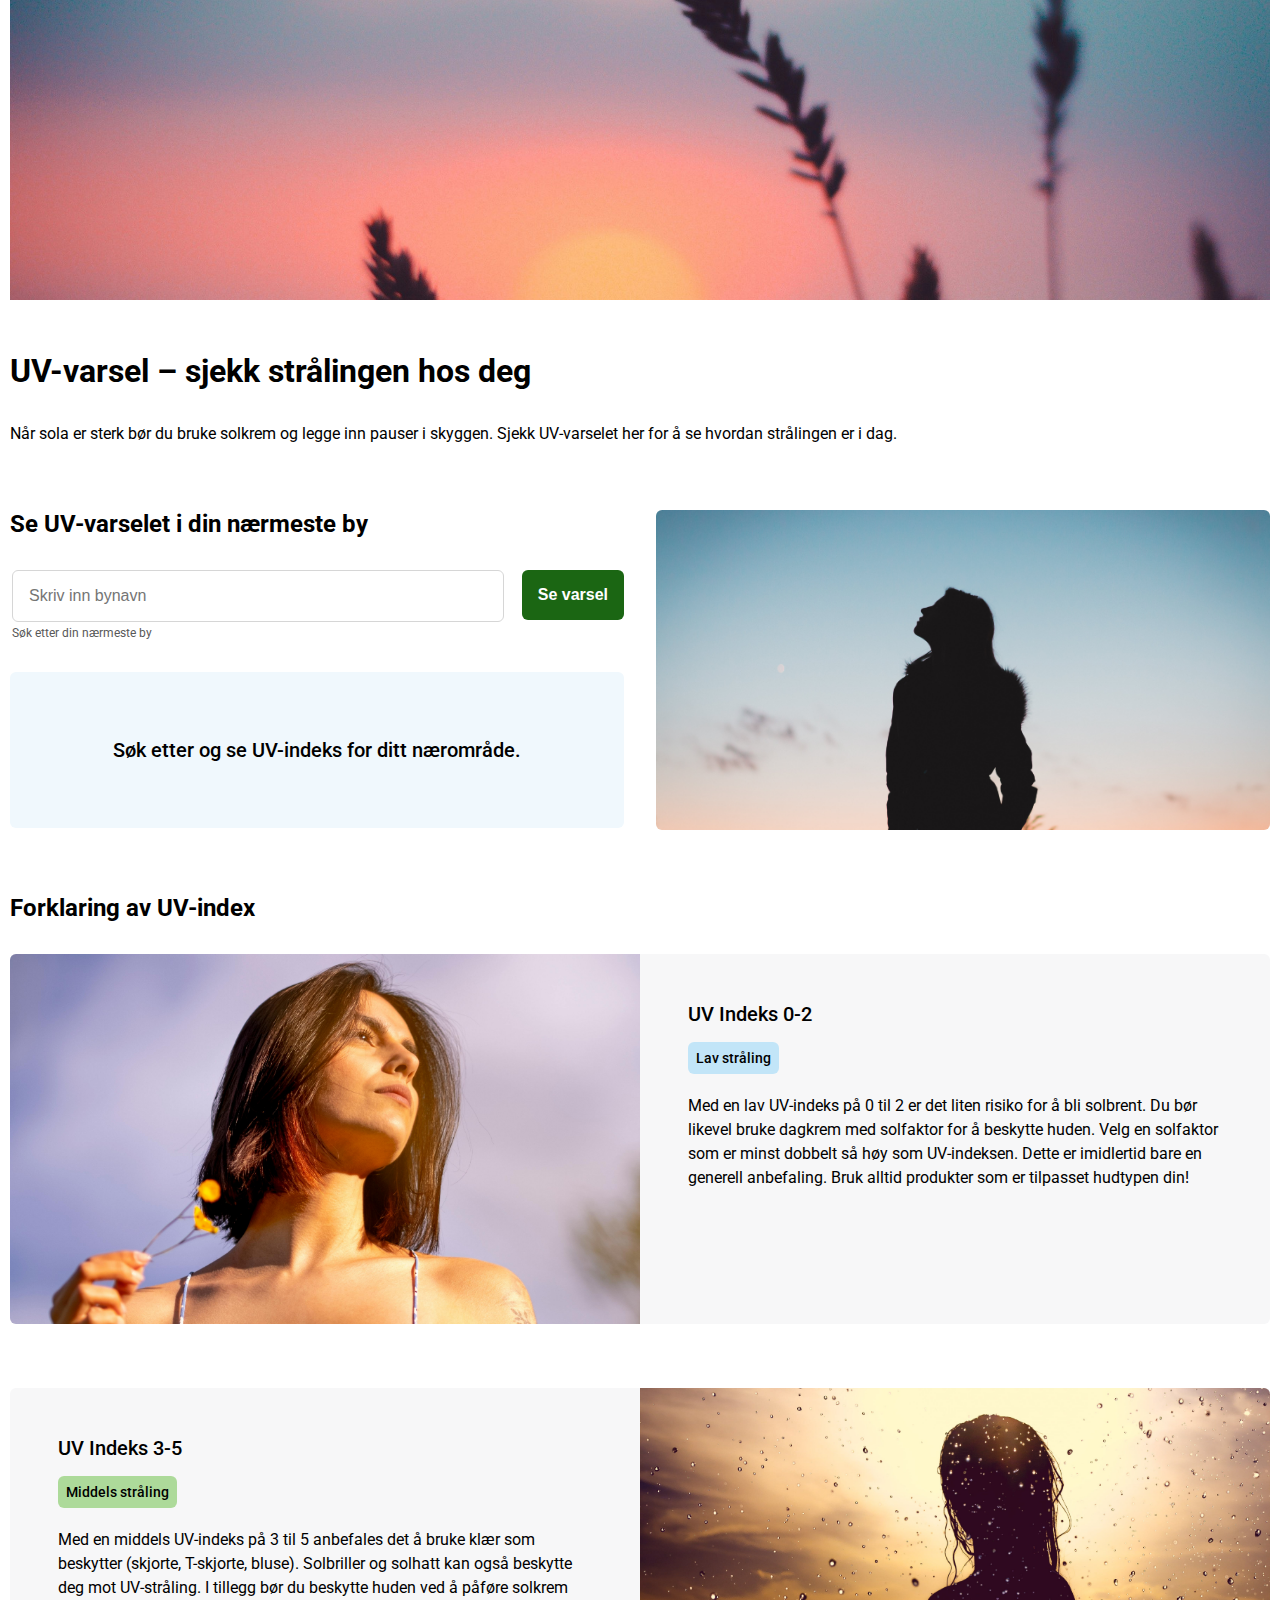
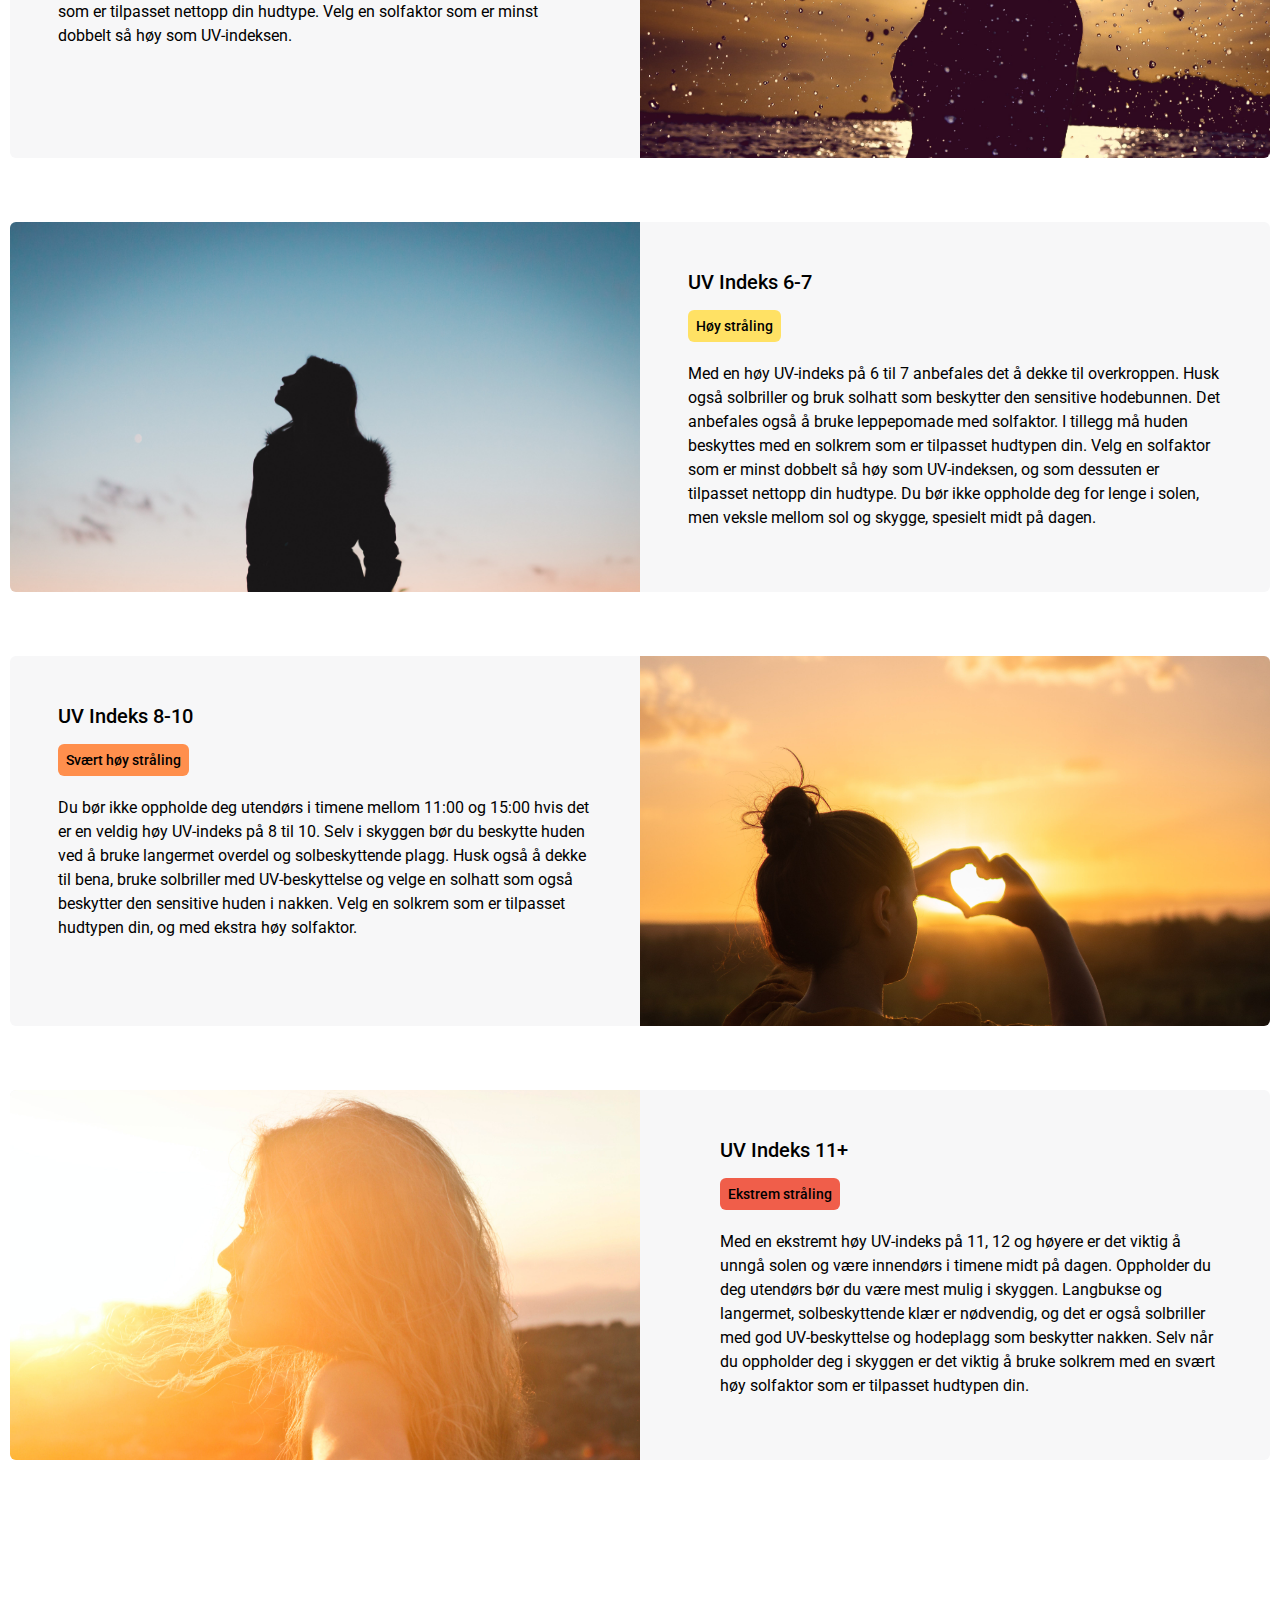
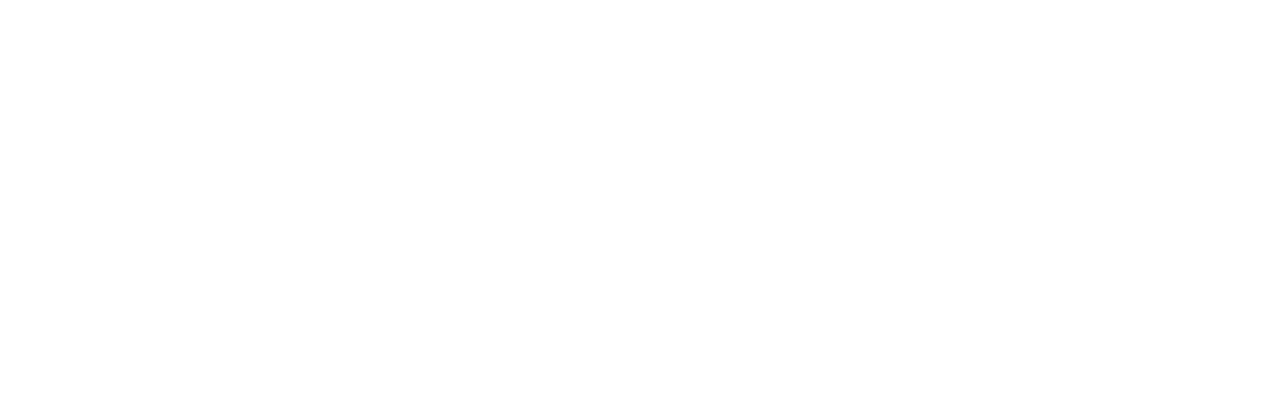
<file: uv.html>
<!DOCTYPE html>
<head>
    <meta content="width=device-width, initial-scale=1" name="viewport" />
    <meta charset="UTF-8" />
    <link rel="stylesheet" href="css/chat.css" >
    <link rel="stylesheet" href="css/banner.css" >
    <link rel="stylesheet" href="css/main.css" >
    <link rel="stylesheet" href="css/header.css"> 
    <link rel="stylesheet" href="css/uv.css">
    <link rel="preconnect" href="https://fonts.googleapis.com">
    <link rel="preconnect" href="https://fonts.gstatic.com" crossorigin>
    <link href="https://fonts.googleapis.com/css2?family=Roboto:wght@400;500;700&display=swap" rel="stylesheet">
</head> 
<body>
    <div id="main" class="container ">
        <img class="top-img" src="img/top.jpg" alt="Solnedgang med fine farger" />
        <div class="innerContainer">
            <div class="mb-64">
                <h1>UV-varsel – sjekk strålingen hos deg</h1>
                <p>Når sola er sterk bør du bruke solkrem og legge inn pauser i skyggen. Sjekk UV-varselet her for å se hvordan strålingen er i dag.</p>
            </div>
            <!-- UV Varsel -->
            <div class="flex cols gap-2 mb-64">
                <div class="leftBlock gap-2">
                    <h2 class="noMargin">Se UV-varselet i din nærmeste by</h2>
                    <form class="uvForm" id="searchUV">
                        <fieldset class="locInput">
                            <input class="input" id="inp" type="text" name="search" placeholder="Skriv inn bynavn" />
                            <label for="inp" id="inpLabel" class="formLabel">Søk etter din nærmeste by</label>
                        </fieldset>
                        <input class="btnForm" data-gtm-event="iframe" data-gtm-category="ux" data-gtm-action="button" data-gtm-label="uv-varsel" type="submit" name="submit" value="Se varsel" />
                    </form>
                    <div id="queryResult" class="queryResult">
                        <h3 id="uvTitle" class="textCenter initialTitle">Søk etter og se UV-indeks for ditt nærområde.</h3>
                    </div>       
                </div>
                <div class="rightBlock hidden">
                    <img class="uvRightColPic" src="img/sunset3.jpg" alt="sun" />
                </div>
            </div>
            <h2 class="noMargin">Forklaring av UV-index</h2>
            <div id="low" class="borderBlock noPadding borderRadius h-370 mb-64 noBorder grey">
                <div class="cols noMargin noGap">
                    <div class="leftBlock halfWidth imgContainer">
                        <img class="uvPic" src="img/sunset1.jpg" alt="sunset" />
                    </div>
                    <div class="flex-1 p-24">
                        <h3>UV Indeks 0-2</h3>
                        <p class="mb-24"><span class="label borderRadius blue">Lav stråling</span></p>
                        <p>Med en lav UV-indeks på 0 til 2 er det liten risiko for å bli solbrent.
                            Du bør likevel bruke dagkrem med solfaktor for å beskytte huden.
                            Velg en solfaktor som er minst dobbelt så
                            høy som UV-indeksen. Dette er imidlertid bare en generell
                            anbefaling. Bruk alltid produkter som er tilpasset
                            hudtypen din!
                        </p>
                    </div>
                </div>
            </div>
            <div id="mid" class="borderBlock noPadding borderRadius h-370 mb-64 noBorder grey">
                <div class="cols noMargin flex-reverse noGap">
                    <div class="flex-1 p-24">
                        <h3>UV Indeks 3-5</h3>
                        <p class="mb-24"><span class="label borderRadius green">Middels stråling</span></p>
                        <p>Med en middels UV-indeks på 3 til 5 anbefales det å bruke klær som beskytter (skjorte, T-skjorte, bluse). Solbriller og solhatt kan også beskytte deg mot UV-stråling.
                            I tillegg bør du beskytte huden ved å påføre solkrem som er tilpasset nettopp din hudtype.
                            Velg en solfaktor som er minst dobbelt så
                            høy som UV-indeksen.
                        </p>
                    </div>
                    <div class="rightBlock halfWidth imgContainer">
                        <img class="uvPic" src="img/sunset2.jpg" alt="sunset" />
                    </div>
                </div>
            </div>
            <div id="high" class="borderBlock noPadding borderRadius h-370 mb-64 noBorder grey">
                <div class="cols noMargin noGap">
                    <div class="leftBlock halfWidth imgContainer">
                        <img src="img/sunset3.jpg" alt="sunset" />
                    </div>
                    <div class="flex-1 p-24">
                        <h3>UV Indeks 6-7</h3>
                        <p class="mb-24"><span class="label borderRadius yellow">Høy stråling</span></p>
                        <p>Med en høy UV-indeks på 6 til 7 anbefales det å dekke til
                            overkroppen. Husk også solbriller og bruk solhatt som beskytter den
                            sensitive hodebunnen. Det anbefales også å bruke leppepomade med solfaktor.
                            I tillegg må huden beskyttes med en solkrem som er
                            tilpasset hudtypen din. Velg en solfaktor som er minst dobbelt så høy som UV-indeksen, og som dessuten er tilpasset nettopp din hudtype. Du bør ikke oppholde deg for lenge i solen, men veksle mellom sol og skygge, spesielt midt på dagen.
                        </p>
                    </div>
                </div>
            </div>
            <div id="xhigh" class="borderBlock noPadding borderRadius h-370 mb-64 noBorder grey">
                <div class="cols noMargin flex-reverse noGap">
                    <div class="flex-1 p-24">
                        <h3>UV Indeks 8-10</h3>
                        <p class="mb-24"><span class="label borderRadius orange">Svært høy stråling</span></p>
                        <p>Du bør ikke oppholde deg utendørs i timene mellom 11:00 og 15:00 hvis
                            det er en veldig høy UV-indeks på 8 til 10.
                            Selv i skyggen bør du beskytte huden ved
                            å bruke langermet overdel og solbeskyttende plagg.
                            Husk også å dekke til bena, bruke solbriller med UV-beskyttelse
                            og velge en solhatt som også beskytter den sensitive huden i nakken.
                            Velg en solkrem som er tilpasset hudtypen din,
                            og med ekstra høy solfaktor.
                        </p>
                    </div>
                    <div class="rightBlock halfWidth imgContainer">
                        <img class="uvPic" src="img/sunset4.jpg" alt="sunset" />
                    </div>
                </div>
            </div> 
            <div id="extreme" class="borderBlock noPadding borderRadius h-370 mb-64 noBorder grey">
                <div class="cols noMargin">
                    <div class="leftBlock halfWidth imgContainer noGap">
                        <img class="uvPic" src="img/sunset5.jpg" alt="sunset" />
                    </div>
                    <div class="flex-1 p-24">
                        <h3>UV Indeks 11+</h3>
                        <p class="mb-24"><span class="label borderRadius red">Ekstrem stråling</span></p>
                        <p>Med en ekstremt høy UV-indeks på 11, 12 og høyere er det
                            viktig å unngå solen og være innendørs i timene midt på dagen.
                            Oppholder du deg utendørs bør du være mest mulig i skyggen.
                            Langbukse og langermet, solbeskyttende klær er nødvendig, og det er også solbriller med god UV-beskyttelse og hodeplagg som beskytter nakken.
                            Selv når du oppholder deg i skyggen er det viktig å bruke solkrem
                            med en svært høy solfaktor som er tilpasset
                            hudtypen din.
                        </p>
                    </div>
                </div>
            </div>
        </div>
    </div>
    <!--script src="js/js.js"></script>-->
    <script src="js/uv.js"></script>
    <!--<script src="js/header.js"></script>-->
</body>
</html>
</file>
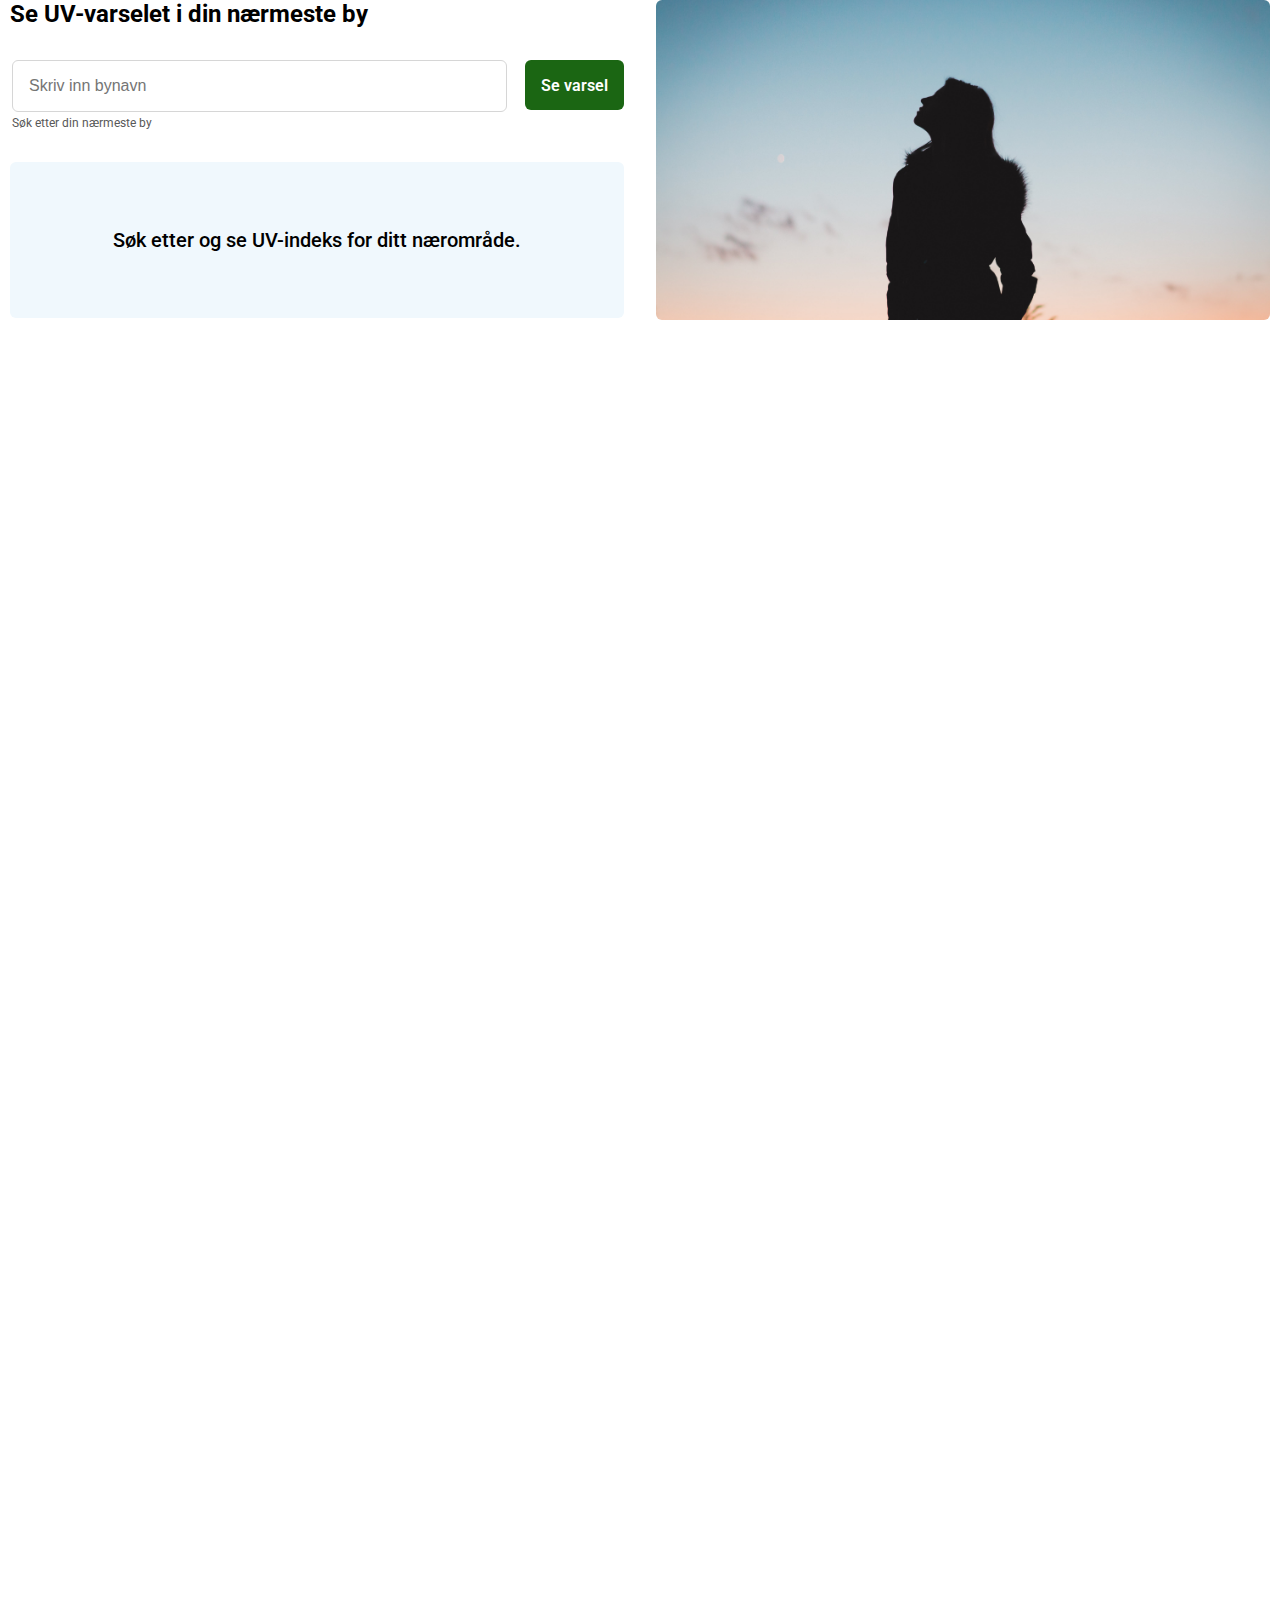
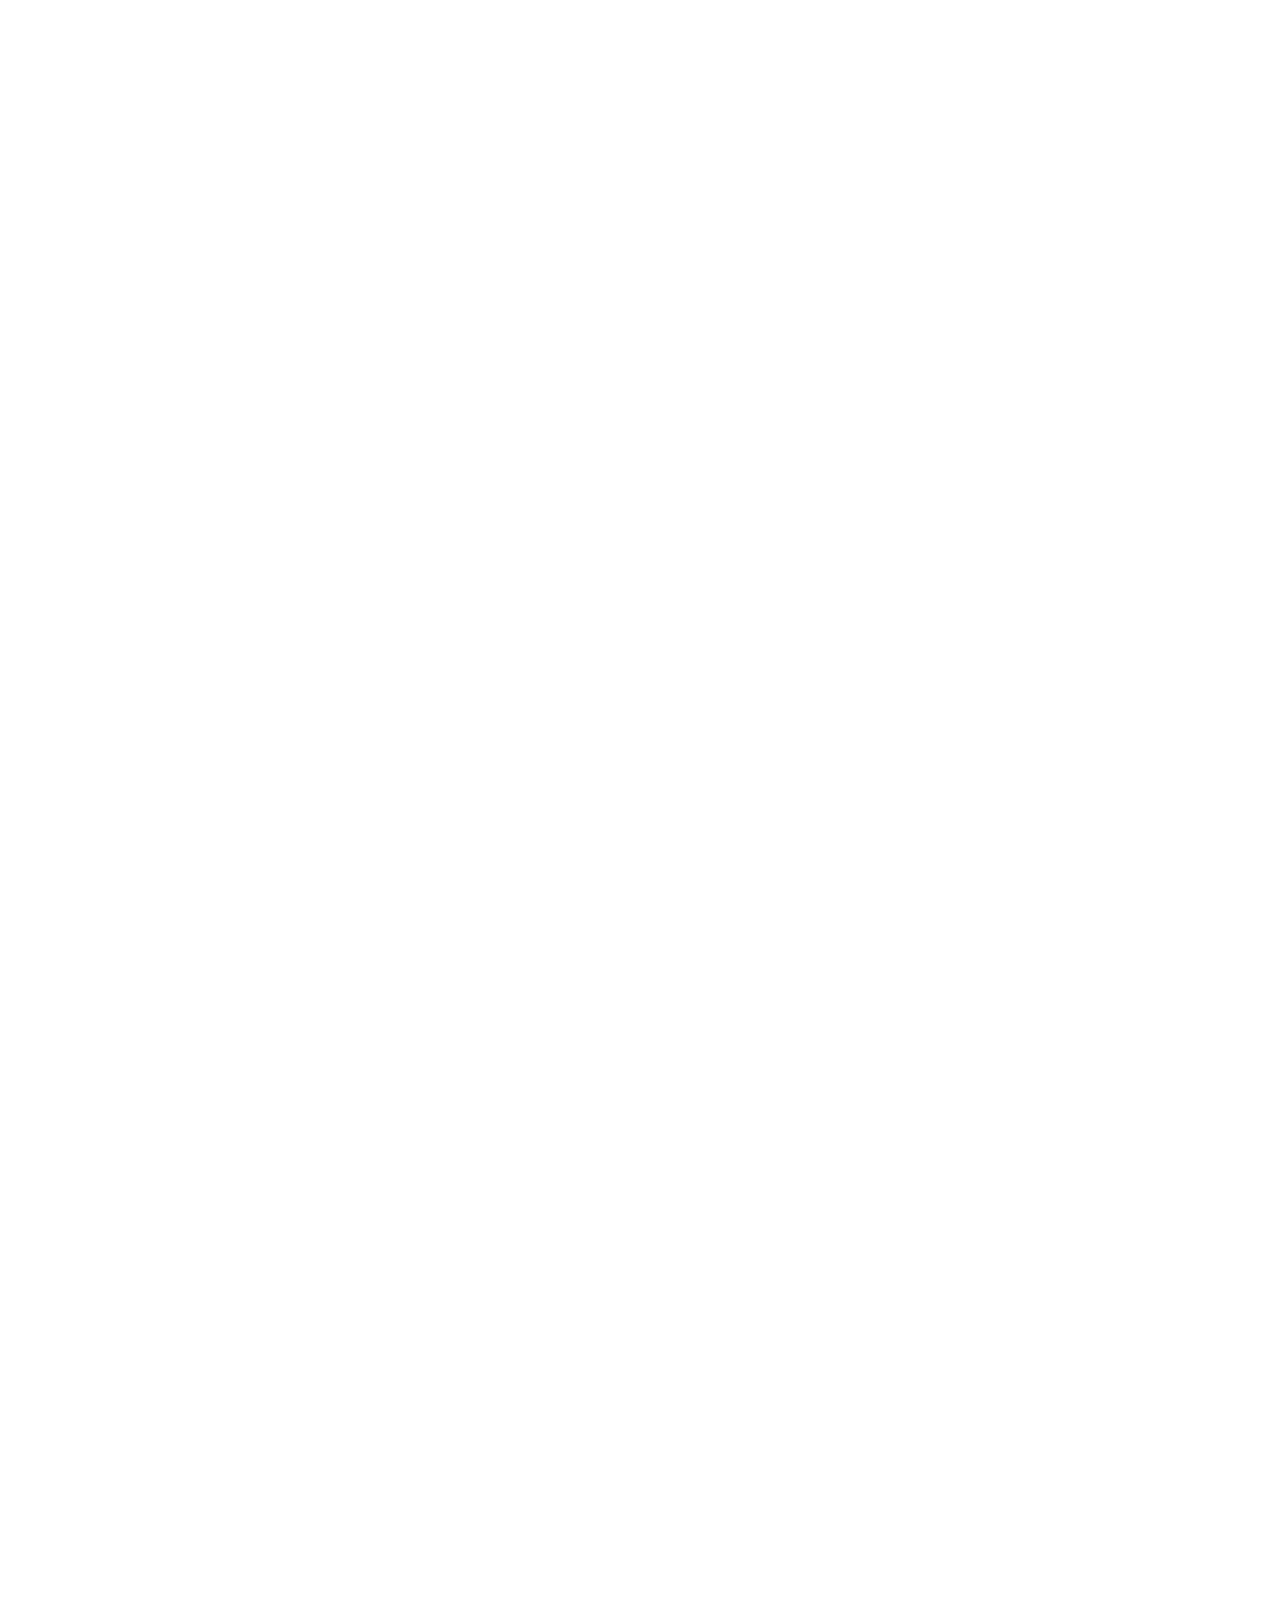
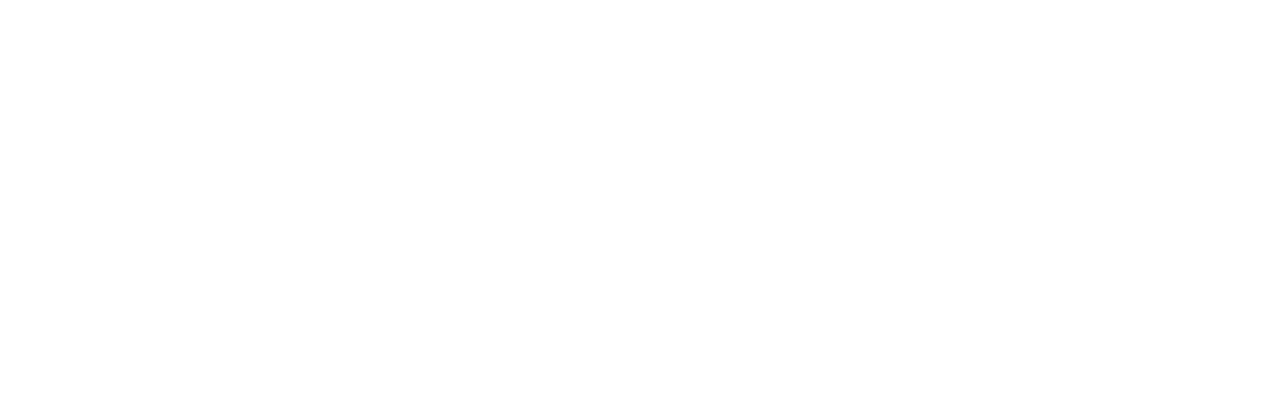
<file: uvFull.html>
<!DOCTYPE html>

<head>
    <meta content="width=device-width, initial-scale=1" name="viewport" />
    <meta charset="UTF-8" />
    <meta name="robots" content="noindex,follow" />
	<title>UV Indeks</title>
	<!-- Google Tag Manager -->
	<script>(function(w,d,s,l,i){w[l]=w[l]||[];w[l].push({'gtm.start':
	new Date().getTime(),event:'gtm.js'});var f=d.getElementsByTagName(s)[0],
	j=d.createElement(s),dl=l!='dataLayer'?'&l='+l:'';j.async=true;j.src=
	'https://www.googletagmanager.com/gtm.js?id='+i+dl;f.parentNode.insertBefore(j,f);
	})(window,document,'script','dataLayer','GTM-5F2S7HPJ');</script>
	<!-- End Google Tag Manager -->
    <style>
/* Main css */

body {
    height: 400vh;
    font-family: 'Roboto', sans-serif;
    margin: 0;
    box-sizing: border-box;
}

.container {
    max-width: 1260px;
    width: 100%;
    margin: 0 auto;
    scroll-behavior: smooth;
}

.flex {
    display: flex;
}

.flex-col {
    flex-direction: column;
}

.gap-2 {
    gap: 2rem !important;
}

.flex-1 {
    flex: 1;
}

.v-center {
    align-items: center;
}

.gap-sm {
    gap: .75rem;
}

.gap-md {
    gap: 1rem;
}

.top-img {
    width: 100%;
    height: 300px;
    object-fit: cover;
    object-position: center;
}


p {
    font-size: 1rem;
    line-height: 150%;
    margin: .5rem 0 1rem 0;
}

h1 {
    font-size: 2rem;
    margin: 3rem 0 2rem 0;
}

h2 {
    font-size: 1.5rem;
    margin: 0 0 1.5rem 0;
}

h3 {
    font-size: 1.25rem;
    font-weight: 500;
    margin-top: 0;
}

button {
    font-family: 'Roboto', sans-serif;
    font-weight: 500;
    font-size: .85rem;
}

a {
    color: #000;
}

a:hover {
    text-decoration: none;
}

.cta {
    display: flex;
    gap: .5rem;
    cursor: pointer;
    justify-content: center;
    align-items: center;
    padding: .65rem 1rem;
    border: none;
    border-radius: 6px;
    color: #fff;
    margin-top: .5rem;
}

.secondaryOutline {
    border: 2px solid #0d2880;
    background-color: transparent;
    color: #0d2880;
    max-height: 44.5px;
}

.fullwidth {
    width: 100%;
}

.primary {
    background-color: #1b6613; 
}

.secondary {
    background-color: #0d2880;
}

.lightGreen {
    background-color: #F3FCF2;
}

.lightGrey {
    background-color: #F7F7F8;
}

/* Sticky */
.sticky {
    position: fixed;
    bottom: 0;
    height: auto;
    width: 100%;
    background-color: #ededed;
    padding: 1rem;
}

/* Container header-revscroll top margin */
.headerRevscroll {
    margin-top: 80px;
}

.input {
    padding: 0 1rem;
    height: 50px;
    border-radius: 6px;
    border: 1px solid #d6d6d6;
    font-size: 1rem;
}

.btnForm {
    padding: 0 1rem;
    height: 50px;
    border-radius: 6px;
    background-color: #1b6613;
    color: #fff;
    border: none;
    font-size: 1rem;
    cursor: pointer;
    font-weight: 600;
}

.btnForm:hover {
    background-color: #264122;
}

.borderRadius {
    border-radius: 6px;
    overflow: hidden;
}

.borderBlock {
    display: flex;
    flex-direction: column;
    margin: 2rem 0;
    padding: 2.5rem;
    border: 1px solid #d6d6d6;
}

.noPadding {
    padding: 0;
}

.noMargin {
    margin: 0 !important;
}

.p-24 {
    padding: 3rem;
}

.flex-1 {
    flex: 1;
}

.textCenter {
    text-align: center;
}

.innerContainer {
    padding: 0;
    overflow: hidden;
}

table, th, td {
    border: 1px solid #d6d6d6;
    border-collapse: collapse;
}

table {
    width: 100%;
}

td {
    padding: 1rem;
}

.inline {
    display: flex;
    flex-direction: column;
    align-items: center;
}

.label {
    padding: .5rem;
    font-size: .875rem;
    font-weight: 500;
    margin-top: 0;
}

.formLabel {
    font-size: .75rem;
    color: #595959;
}

.error {
    color: #CA3622;
    font-weight: 600;
}

.input.error {
    border: 1px solid #CA3622;
    font-weight: 400;
}

.input.error:active, .input.error:focus {
    color:#000;
}

.locInput {
    display: flex;
    flex-direction: column;
    gap: .25rem;
    border: none;
    padding: 0;
    flex: 1;
}

.h-370 {
    height: 370px;
    overflow: hidden;
}

.mb-24 {
    margin-bottom: 24px !important;
}

.mb-64 {
    margin-bottom: 4rem !important;
}



        .cols {
    display: flex;
    margin-bottom: 3rem;
    gap: 2rem;
}

.noGap {
    gap: 0;
}

.queryResult {
    display: flex;
    flex-direction: column;
    justify-content: center;
    width: 100%;
    border-radius: 6px;
}

.noBorder {
    border: none;
}

.blue {
    background-color: #f0f8fd;
}

.uvForm {
    display: flex;
    width: 100%;
    height: auto;
    gap: 1rem;
}

.leftBlock {
    display: flex;
    flex-direction: column;
    width: 50%;
    gap: 1rem;
    /* margin-bottom: 3.5rem; */
}

.rightBlock {
    display: flex;
    flex-direction: column;
    width: 50%;
    gap: 1rem;
}

.halfWidth {
    width: 50%;
}

#uvIndex, #uvTitle {
    margin-bottom: 0;
    line-height: 140%;
}

.dot {
    width: 15px;
    height: 15px;
    border-radius: 10px;
    margin-bottom: .5rem;
}

.green {
    background-color: #ADDA9A !important;
}

.yellow {
    background-color: #ffe164 !important;
}

.orange {
    background-color: #FF8F4D !important;
}

.red {
    background-color: #F05E4A !important;
}

.blue {
    background-color: #C2E5F8 !important;
}

.grey {
    background-color: #F7F7F8 !important;
}

.uvIndexContainer {
    display: flex;
    gap: .75rem;
    align-items: center;
    margin-right: auto;
    border-radius: 100px;
    padding-right: 1rem;
    background-color: #fff;
    margin-bottom: 1rem;
}

.uvResult {
    display: flex;
    flex-direction: column;
    margin: 1.5rem 0 0 0;
    gap: .5rem;
    background-color: #F7F7F8;
    padding: 2rem;
    border-radius: 6px;
}

.uvPic {
    margin-top: -200px;
}

.uvRightColPic {
    height: 320px;
    object-fit: cover;
    object-position: 0% 50%;
    border-radius: 6px;
}

.uvlevel {
    font-size: .875rem;
    font-weight: 500;
}

#uvIndex {
    font-size: 1rem;
    font-weight: 700;
}    

.uvIcon {
    padding: .5rem;
    border-radius: 100px;
}

.uvlevel {
    margin-left: auto;
    margin-bottom: 0 !important;
    padding: .25rem .5rem;
    border-radius: 6px;
}

.widgetTop {
    display: flex;
    justify-content: space-between;
    align-items: flex-start;
}

.uvbar {
    width: 100%;
    padding: 3rem;
    display: flex;
    flex-direction: column;
    gap: .25rem;
}

.bar {
    height: 1rem;
    display: flex;
    gap: 0.5rem;
    border-radius: 6px;
}

.barvalue {
    flex: 1;
    background-color: #d6d6d6;
    border-radius: 4px;
}

.initialTitle {
    padding: 4rem 2rem;
    background-color: #F0F8FD;
    border-radius: 6px;
}

@media only screen and (max-width: 800px) {
    .rightBlock {
        width: 100%;
    }

    .leftBlock {
        width: 100%;
        flex-direction: column;
        margin: 0;
    }
    
    .uvForm {
        width: 100%;
        flex-direction: column;
        margin: 0 0 0 0;
    }

    .cols {
        flex-direction: column;
        margin-bottom: 0;
    }

    .flex-reverse {
        flex-direction: column-reverse;
    }

    .h-370 {
        height: auto;
    }

    .p-24 {
        padding: 1rem;
    }

    .noPadding {
        padding: 0 !important;
    }

    .uvPic {
        margin-top: 0;
        height: 100%;
        width: 100%;
        object-fit: cover;
    }

    .imgContainer {
        height: 250px;
        object-fit: cover;
    }

    .halfWidth {
        width: 100%;
    }

    .uvForm {
        height: auto;
    }

    .uvResult {
        padding: 1rem 1rem 1.5rem 1rem;
    }

    .noGap {
        gap: 1rem;
    }

    .bar {
        height: .75rem;
        gap: 0.25rem;
    }

    .hide {
        display: none;
    }

    .innerContainer{
        padding: 0 .75rem;
    }

    .input {
        flex: auto;
    }

    .borderBlock {
        padding: 1rem
    }

    .hidden {
        display: none !important;
    }

    .initialTitle {
        padding: 1rem;
    }
}

@media only screen and (min-width: 601px) and (max-width:1259px) {
    .innerContainer{
        padding: 0 .75rem;
    }
}
    </style>
    <link rel="preconnect" href="https://fonts.googleapis.com">
    <link rel="preconnect" href="https://fonts.gstatic.com" crossorigin>
    <link href="https://fonts.googleapis.com/css2?family=Roboto:wght@400;500;700&display=swap" rel="stylesheet">
</head>
<body>
    <!-- Google Tag Manager (noscript) -->
	<noscript><iframe src="https://www.googletagmanager.com/ns.html?id=GTM-5F2S7HPJ" height="0" width="0" style="display:none;visibility:hidden"></iframe></noscript>
    <!-- End Google Tag Manager (noscript) -->
    <div id="main" class="container ">
        <div class="innerContainer">
            <!-- UV Varsel -->
            <div class="flex cols gap-2">
                <div class="leftBlock gap-2">
                    <h2 class="noMargin">Se UV-varselet i din nærmeste by</h2>
                    <form class="uvForm" id="searchUV">
                        <fieldset class="locInput">
                            <input class="input" id="inp" type="text" name="search" placeholder="Skriv inn bynavn" />
                            <label for="inp" id="inpLabel" class="formLabel">Søk etter din nærmeste by</label>
                        </fieldset>
                        <button class="btnForm" data-gtm-event="iframe" data-gtm-category="ux" data-gtm-action="button"
                            data-gtm-label="uv-varsel" type="submit" name="submit" value="Se varsel">Se varsel</button>
                    </form>
                    <div id="queryResult" class="queryResult">
                        <h3 id="uvTitle" class="textCenter initialTitle">Søk etter og se UV-indeks for ditt nærområde.</h3>
                    </div>       
                </div>
                <div class="rightBlock hidden">
                    <img class="uvRightColPic" src="img/sunset3.jpg" alt="sun" />
                </div>
            </div>
        </div>
    </div>
    <script>
        //Store form data
        const form = document.forms["searchUV"];
        let container = false;

        //atob("YkJJTFBqOGV5ME5TNjNqWUdsQ1l6UVFwcUJ0NWFyYTk=")
        const peloton = atob("YkJJTFBqOGV5ME5TNjNqWUdsQ1l6UVFwcUJ0NWFyYTk=");

        //HandleSubmit event on location UV Index form
        const submitSearch = async (e) => {
            e.preventDefault();
            try {
                const city = form.search.value;
                console.log(city);
                const locKey = await getLocationKey(city);
                //console.log(locKey);
                const uv = await getUV(locKey);
                listUVResult(uv, city);
            } catch (error) {
                console.log(error);
            }
        }

        //Execute API call on form submit
        form.addEventListener("submit", submitSearch)

        //Get location key from search query
        const getLocationKey = async (searchTerm) => {
            //Store form input for location
            const location = searchTerm;
            //console.log(location);

            //Endpoint to location key for search input location
            const endpoint = `https://dataservice.accuweather.com/locations/v1/cities/search?apikey=${peloton}&q=${location}&language=no&details=true`;
            try {
                const response = await fetch(endpoint);
                if (response.ok) {
                    const result = await response.json();
                    return result;
                }
            } catch (error) {
                throw new Error("Something failed");
            }
        }

        //Get UV Index for location "c"
        const getUV = async (c) => {
            let locationKey;
            const input = document.getElementById("inp");
            const inputLabel = document.getElementById("inpLabel");
            console.log(c);
            if (c.length > 0) {
                if (inputLabel.classList.contains("error")) {
                    input.classList.remove("error");
                    inputLabel.classList.remove("error");
                    inputLabel.innerHTML = "Søk etter din nærmeste by";
                }
                locationKey = c[0].Key;
                console.log(locationKey);
                const endpoint = `https://dataservice.accuweather.com/forecasts/v1/daily/1day/${locationKey}?apikey=${peloton}&language=no&details=true&metric=true`;
                try {
                    const response = await fetch(endpoint);
                    if (response.ok) {
                        const result = await response.json();
                        return result;
                    }
                } catch (err) {
                    throw new Error("Something failed");
                }
            } else {
                //Input validation on form input - frontend feedback + style
                const error = "Fant ikke stedet du søkte etter. Prøv nærmeste by. f.eks Oslo";
                inputLabel.classList.add("error");
                inputLabel.innerHTML = error;
                input.classList.add("error");
                throw new Error(error);
            }
        }

        //Show UV listing for location
        const listUVResult = (obj, city) => {
            let main = document.getElementById("queryResult");

            //Prevent doubling up the frontend output
            if (container) {
                main.removeChild(container);
            }

            //Create container for API call result
            container = document.createElement("div");
            //Add class to container
            container.setAttribute("class", "uvResult")
            //Add container to main flow
            main.appendChild(container);

            //Change h3 content from UV to "UV-stråling rundt" + remove initial styling
            let h3 = document.getElementById("uvTitle");
            h3.classList.remove("initialTitle");
            h3.innerText = `UV-indeks rundt ${city}:`;

            //Create top bar for UV index widget
            const widgetTop = document.createElement("div");
            widgetTop.setAttribute("class", "widgetTop");

            //Creates labels correlating to the correct infoblock section
            const level = document.createElement("p");
            level.setAttribute("class", "uvlevel");

            //Store level text values
            let levelText;
            const uvValues = {
                low: "Lav stråling",
                mid: "Middels stråling",
                high: "Høy stråling",
                xhigh: "Ekstra høy stråling",
                extreme: "Ekstrem stråling"
            };

            //Check that the data and index in return object actually exists or return error
            if (obj.DailyForecasts && obj.DailyForecasts.length && obj.DailyForecasts[0].AirAndPollen && obj.DailyForecasts[0].AirAndPollen.length > 5) {
                //Data from return object
                const value = obj.DailyForecasts[0].AirAndPollen[5].Value;

                //Create bar and container for UV varsel
                const barContainer = document.createElement("div");
                const bar = document.createElement("div");
                const barValue0 = document.createElement("div");
                const barValue1 = document.createElement("div");
                const barValue2 = document.createElement("div");
                const barValue3 = document.createElement("div");
                const barValue4 = document.createElement("div");

                //Add class for barContainer and bar
                barContainer.setAttribute("class", "uvbar");
                bar.setAttribute("class", "bar");

                //Add class .barvalue for the bar elements
                barValue0.setAttribute("class", "barvalue");
                barValue1.setAttribute("class", "barvalue");
                barValue2.setAttribute("class", "barvalue");
                barValue3.setAttribute("class", "barvalue");
                barValue4.setAttribute("class", "barvalue");

                //Import UV icon and add class
                const uvIcon = new Image(24, 24);
                uvIcon.src = "https://www.apotek1.no/cmsimage/.content/B2C-bilder/ikoner/andre-ikoner/uv-icon.svg";
                uvIcon.setAttribute("class", "uvIcon");

                //Set UV-Index values + levelbadge value + Add color to bar and icon background
                if (value < 3) {
                    levelText = document.createTextNode(uvValues.low);
                    level.appendChild(levelText);
                    level.classList.add("blue")
                    barValue0.classList.add("blue");
                    uvIcon.classList.add("blue");
                } else if (value < 6) {
                    levelText = document.createTextNode(uvValues.mid);
                    level.appendChild(levelText);
                    level.classList.add("green");
                    barValue0.classList.add("green");
                    barValue1.classList.add("green");
                    uvIcon.classList.add("green");
                } else if (value < 8) {
                    levelText = document.createTextNode(uvValues.high);
                    level.appendChild(levelText);
                    level.classList.add("yellow");
                    barValue0.classList.add("yellow");
                    barValue1.classList.add("yellow");
                    barValue2.classList.add("yellow");
                    uvIcon.classList.add("yellow");
                } else if (value < 11) {
                    levelText = document.createTextNode(uvValues.xhigh);
                    level.appendChild(levelText);
                    level.classList.add("orange");
                    barValue0.classList.add("orange");
                    barValue1.classList.add("orange");
                    barValue2.classList.add("orange");
                    barValue3.classList.add("orange");
                    uvIcon.classList.add("orange");
                } else {
                    levelText = document.createTextNode(uvValues.extreme);
                    level.appendChild(levelText);
                    level.classList.add("red");
                    barValue0.classList.add("red");
                    barValue1.classList.add("red");
                    barValue2.classList.add("red");
                    barValue3.classList.add("red");
                    barValue4.classList.add("red");
                    uvIcon.classList.add("red");
                };

                //Add all bars to the bar, and adding bar to barContainer.
                bar.appendChild(barValue0);
                bar.appendChild(barValue1);
                bar.appendChild(barValue2);
                bar.appendChild(barValue3);
                bar.appendChild(barValue4);
                barContainer.appendChild(bar);



                //Create UV Index top widget element with uv index and icon in rounded block
                const uvIndexContainer = document.createElement("div");
                uvIndexContainer.setAttribute("class", "uvIndexContainer")

                //Create h3 uv index value output
                const uvIndex = document.createElement("h3");
                uvIndex.setAttribute("id", "uvIndex");

                //Add UV index value to h3   
                uvIndex.append("UV " + value);

                //Add index and icon to the rounded element
                uvIndexContainer.appendChild(uvIcon);
                uvIndexContainer.appendChild(uvIndex);

                //Add widgetTop to uv index container
                container.appendChild(widgetTop);

                //Add the rounded icon+uvIndex block to the widgetTop
                widgetTop.appendChild(uvIndexContainer);

                //Add the level badge to the widgetTop;
                widgetTop.appendChild(level);

                //Add bar to container
                container.appendChild(bar);
            } else {
                throw new Error("Did not receive any data for that location");
            }
        }
    </script>
</body>
</file>
<file: css/chat.css>
/* CSS for the chat bubble and modal */ 

.chat {
    display: flex;
    height: 56px;
    padding-right:3rem; 
    border-radius: 100px;
    background-color: #E6F7FF;
    align-items: center;
    transition: transform 400ms;
}

.chatInteraction {
    transform: translateX(100%);
}

.chatContainer {
    min-width: 56px;
    height: 56px;
    display: flex;
    position: absolute;
    bottom: 1rem;
    right: 1rem;
    align-items: center;
    overflow: hidden;
    border-radius: 100px;
}

.bottom {
    position: fixed;
    height: auto;
    bottom: 0;
    width: 100%;
}

.btn-img {
    width:56px; 
    height: 56px;
    z-index: 100;
    position: absolute;
    right: 0;
    padding: 0;
}

.thumb {
    width: 100%;
    height: 100%;
    border-radius: 100px;
}

.btn {
    cursor: pointer;
    border: none;
    background: none;
}


.chatLabel {
    display: block;
    padding: 0 1.25rem 0 3rem;
    font-weight: 500;
    font-size: .85rem;
}

.exitChat {
    display: block;
    background: none;
    position: absolute;
    left: .5rem;
    border: none;
    border-radius: 100px;
}

.exitModal {
    right: 1.8rem;
    left: auto;
    top: 1.8rem;
    padding: .5rem;
}

/* Chat Modal */
.chatModal {
    /*background-image: url("../img/farma.png");
    background-repeat: no-repeat;
    background-position: bottom right;
    background-size: 70%;*/  
    display: flex;
    flex-direction: column;
    min-height: 900px;
    position: fixed;
    width: 400px;
    right: 1rem;
    bottom: 1rem;
    background-color: #FFF;
    z-index: 1000;
    border-radius: 6px;
    box-shadow: 5px 5px 20px 20px rgba(0, 0, 0, .035);
    border: 1px solid #ededed;
}

.modalContent {
    padding: 2rem;
}

.modalChunk {
    padding: 1.5rem;
    background-color: #E6F7FF;
    border-radius: 6px;
    margin: 0 0 1rem 0;
}

.chatImg {
    width: 100%;
    border-radius: 6px;
    margin-bottom: 1rem;
}

.modalHeading {
    width:85%;
    line-height: 150%;
    margin: 0;
}

.modalHeadBlock{
    padding: 2rem;
    border-bottom: 1px solid #d6d6d6;
}

@media only screen and (max-width: 600px) {
    .chatModal {
        min-height: auto;
        width: auto;
        bottom: 0;
        top: 0;
        left: 0;
        right: 0;
        border-radius: 0;
    }
    
    .chatImg {
        max-height: 180px;
    }

    .exitModal {
        right: 1rem;
        top: 1rem;
    }

    .modalHeadBlock{
        padding: 1rem;
    }

    .modalContent {
        padding: 1rem;
    }
    
}

/* Hiding chatmodal background image on devices with height less than or equal to 800px */
@media only screen and (max-height: 800px) {
    .chatModal {
        background-image: none;
    }
}
</file>
<file: css/banner.css>
/* CSS for the RX Banner */

.hand-bg {
    background-image: url("https://www.apotek1.no/cmsasset/.content/B2C-bilder/legemidler-og-resepter/haand-med-pilleboks-1260x864.png");
    background-position: right 0px top 60%;
    background-size: 60%;
    background-repeat: no-repeat;
    align-items:center;
    padding:4rem; 
}

h2.bannerTitle{
    margin-bottom: 1.5rem !important;
    font-size: 2.5rem;
} 

.bannerParagraph {
    margin-bottom: 1.5rem;
}

@media only screen and (min-width: 0px) and (max-width: 600px) {
    .hand-bg {
        height: 400px;
        align-items: flex-start;
        background-size: 110%;
        background-position: right -50px top 100%;
        padding:2rem; 
    }
    h2.bannerTitle {
        font-size: 2rem;
    }
    .content {
        text-align: center;
    }
}

@media only screen and (min-width: 601px) and (max-width: 991px) {
    .hand-bg {
        
        align-items: flex-start;
        background-size: 80%;
        background-position: right -150px top 50%;
        padding:4rem; 
    }

    h2.bannerTitle {
        font-size: 2rem;
    }
}
</file>
<file: css/main.css>
/* Main css */

body {
    height: 400vh;
    font-family: 'Roboto', sans-serif;
    margin: 0;
    box-sizing: border-box;
}

.container {
    max-width: 1260px;
    width: 100%;
    margin: 0 auto;
    scroll-behavior: smooth;
}

.flex {
    display: flex;
}

.flex-col {
    flex-direction: column;
}

.gap-2 {
    gap: 2rem !important;
}

.flex-1 {
    flex: 1;
}

.v-center {
    align-items: center;
}

.gap-sm {
    gap: .75rem;
}

.gap-md {
    gap: 1rem;
}

.top-img {
    width: 100%;
    height: 300px;
    object-fit: cover;
    object-position: center;
}


p {
    font-size: 1rem;
    line-height: 150%;
    margin: .5rem 0 1rem 0;
}

h1 {
    font-size: 2rem;
    margin: 3rem 0 2rem 0;
}

h2 {
    font-size: 1.5rem;
    margin: 0 0 1.5rem 0;
}

h3 {
    font-size: 1.25rem;
    font-weight: 500;
    margin-top: 0;
}

button {
    font-family: 'Roboto', sans-serif;
    font-weight: 500;
    font-size: .85rem;
}

a {
    color: #000;
}

a:hover {
    text-decoration: none;
}

.cta {
    display: flex;
    gap: .5rem;
    cursor: pointer;
    justify-content: center;
    align-items: center;
    padding: .65rem 1rem;
    border: none;
    border-radius: 6px;
    color: #fff;
    margin-top: .5rem;
}

.secondaryOutline {
    border: 2px solid #0d2880;
    background-color: transparent;
    color: #0d2880;
    max-height: 44.5px;
}

.fullwidth {
    width: 100%;
}

.primary {
    background-color: #1b6613; 
}

.secondary {
    background-color: #0d2880;
}

.lightGreen {
    background-color: #F3FCF2;
}

.lightGrey {
    background-color: #F7F7F8;
}

/* Sticky */
.sticky {
    position: fixed;
    bottom: 0;
    height: auto;
    width: 100%;
    background-color: #ededed;
    padding: 1rem;
}

.hidden {
    display: none;
}

/* Container header-revscroll top margin */
.headerRevscroll {
    margin-top: 80px;
}

.input {
    padding: 0 1rem;
    height: 50px;
    border-radius: 6px;
    border: 1px solid #d6d6d6;
    font-size: 1rem;
}

.btnForm {
    padding: 0 1rem;
    height: 50px;
    border-radius: 6px;
    background-color: #1b6613;
    color: #fff;
    border: none;
    font-size: 1rem;
    cursor: pointer;
    font-weight: 600;
}

.btnForm:hover {
    background-color: #264122;
}

.borderRadius {
    border-radius: 6px;
    overflow: hidden;
}

.borderBlock {
    display: flex;
    flex-direction: column;
    margin: 2rem 0;
    padding: 2.5rem;
    border: 1px solid #d6d6d6;
}

.noPadding {
    padding: 0;
}

.noMargin {
    margin: 0 !important;
}

.p-24 {
    padding: 3rem;
}

.flex-1 {
    flex: 1;
}

.textCenter {
    text-align: center;
}

.innerContainer {
    padding: 0;
    overflow: hidden;
}

table, th, td {
    border: 1px solid #d6d6d6;
    border-collapse: collapse;
}

table {
    width: 100%;
}

td {
    padding: 1rem;
}

.inline {
    display: flex;
    flex-direction: column;
    align-items: center;
}

.label {
    padding: .5rem;
    font-size: .875rem;
    font-weight: 500;
    margin-top: 0;
}

.formLabel {
    font-size: .75rem;
    color: #595959;
}

.error {
    color: #CA3622;
    font-weight: 600;
}

.input.error {
    border: 1px solid #CA3622;
    font-weight: 400;
}

.input.error:active, .input.error:focus {
    color:#000;
}

.locInput {
    display: flex;
    flex-direction: column;
    gap: .25rem;
    border: none;
    padding: 0;
    flex: 1;
}

.h-370 {
    height: 370px;
    overflow: hidden;
}

.mb-24 {
    margin-bottom: 24px !important;
}

.mb-64 {
    margin-bottom: 4rem !important;
}

@media only screen and (max-width:600px) {
    .innerContainer{
        padding: 0 .75rem;
    }

    .input {
        flex: auto;
    }

    .borderBlock {
        padding: 1rem
    }
}

@media only screen and (min-width: 601px) and (max-width:1259px) {
    .innerContainer{
        padding: 0 .75rem;
    }
}
</file>
<file: css/header.css>
.header {
    padding: .75rem 0;
    background-color: #F0F8FD;
}

.menu {
    display: flex;
    gap: .5rem;
    cursor: pointer;
    justify-content: center;
    align-items: center;
    padding: .65rem 1rem;
    border: solid 1px #C2E5F8;
    border-radius: 6px;
    color: #292929;
    background-color: #F0F8FD;
}

.input-text {
    border-radius: 6px;
}

.search {
    padding: .65rem 1rem;
    font-size: 1rem;
    border: solid 1px #C2E5F8;
    line-height: 24px;
}

.scrolledVisible {
    position: fixed;
    top: 0;
    left: 0;
    right: 0;
    z-index: 100;
}
</file>
<file: css/pollen.css>
.cols {
    display: flex;
    margin-bottom: 3rem;
    gap: 2rem;
}

.noGap {
    gap: 0;
}

.queryResult {
    display: flex;
    flex-direction: column;
    justify-content: center;
    width: 100%;
    border-radius: 6px;
}

.noBorder {
    border: none;
}

.blue {
    background-color: #f0f8fd;
}

.pollenForm {
    display: flex;
    width: 100%;
    height: auto;
    gap: 1rem;
}

.leftBlock {
    display: flex;
    flex-direction: column;
    width: 50%;
    gap: 1rem;
    /* margin-bottom: 3.5rem; */
}

.rightBlock {
    display: flex;
    flex-direction: column;
    width: 50%;
    gap: 1rem;
}

.halfWidth {
    width: 50%;
}

#pollenIndex, #pollenTitle {
    margin-bottom: 0;
    line-height: 140%;
}

.dot {
    width: 15px;
    height: 15px;
    border-radius: 10px;
    margin-bottom: .5rem;
}

.green {
    background-color: #ADDA9A !important;
}

.yellow {
    background-color: #ffe164 !important;
}

.orange {
    background-color: #FF8F4D !important;
}

.red {
    background-color: #F05E4A !important;
}

.blue {
    background-color: #C2E5F8 !important;
}

.grey {
    background-color: #F7F7F8 !important;
}

.pollenIndexContainer {
    display: flex;
    gap: .75rem;
    align-items: center;
    margin-right: auto;
    border-radius: 100px;
    padding-right: 1rem;
    background-color: #fff;
    margin-bottom: 1rem;
}

.pollenResult {
    display: flex;
    flex-direction: column;
    margin: 1.5rem 0 0 0;
    gap: .5rem;
    background-color: #F7F7F8;
    padding: 2rem;
    border-radius: 6px;
}

.pollenPic {
    margin-top: -200px;
}

.pollenRightColPic {
    height: 870px;
    object-fit: cover;
    object-position: 50% 50%;
    border-radius: 6px;
}

.pollenlevel {
    font-size: .875rem;
    font-weight: 500;
}

#pollenIndex {
    font-size: 1rem;
    font-weight: 700;
}    

.pollenIcon {
    padding: .5rem;
    border-radius: 100px;
}

.pollenlevel {
    margin-left: auto;
    margin-bottom: 0 !important;
    padding: .25rem .5rem;
    border-radius: 6px;
}

.widgetTop {
    display: flex;
    justify-content: space-between;
    align-items: flex-start;
}

.pollenbar {
    width: 100%;
    padding: 3rem;
    display: flex;
    flex-direction: column;
    gap: .25rem;
}

.bar {
    height: 1rem;
    display: flex;
    gap: 0.5rem;
    border-radius: 6px;
}

.barvalue {
    flex: 1;
    background-color: #d6d6d6;
    border-radius: 4px;
}

.initialTitle {
    padding: 21rem 2rem;
    background-color: #F0F8FD;
    border-radius: 6px;
}

.pollenCalendarDesc {
    margin: 1rem 0 0 0;
}

.dot {
    width: 1rem;
    height: 1rem;
    border-radius: 100px;
}

.list {
    margin: 2rem 0 0 1rem;
    list-style: none;
    padding: 0;
    display: flex;
    flex-wrap: wrap;
    column-gap: 1rem;
    row-gap: .5rem;
}

li {
    display: inline-flex;
    gap: .5rem;
}

@media only screen and (max-width: 800px) {
    .rightBlock {
        width: 100%;
    }

    .leftBlock {
        width: 100%;
        flex-direction: column;
        margin: 0;
    }
    
    .pollenForm {
        width: 100%;
        flex-direction: column;
        margin: 0 0 0 0;
    }

    .cols {
        flex-direction: column;
        margin-bottom: 0;
    }

    .flex-reverse {
        flex-direction: column-reverse;
    }

    .h-370 {
        height: auto;
    }

    .p-24 {
        padding: 1rem;
    }

    .noPadding {
        padding: 0 !important;
    }

    .pollenPic {
        margin-top: 0;
        height: 100%;
        width: 100%;
        object-fit: cover;
    }

    .imgContainer {
        height: 250px;
        object-fit: cover;
    }

    .halfWidth {
        width: 100%;
    }

    .pollenForm {
        height: auto;
    }

    .pollenResult {
        padding: 1rem 1rem 1.5rem 1rem;
    }

    .noGap {
        gap: 1rem;
    }

    .bar {
        height: .75rem;
        gap: 0.25rem;
    }

    .hide {
        display: none;
    }

    .hidden {
        display: none !important;
    }

    .initialTitle {
        padding: 1rem;
    }
}
</file>
<file: css/uv.css>
.cols {
    display: flex;
    margin-bottom: 3rem;
    gap: 2rem;
}

.noGap {
    gap: 0;
}

.queryResult {
    display: flex;
    flex-direction: column;
    justify-content: center;
    width: 100%;
    border-radius: 6px;
}

.noBorder {
    border: none;
}

.blue {
    background-color: #f0f8fd;
}

.uvForm {
    display: flex;
    width: 100%;
    height: auto;
    gap: 1rem;
}

.leftBlock {
    display: flex;
    flex-direction: column;
    width: 50%;
    gap: 1rem;
    /* margin-bottom: 3.5rem; */
}

.rightBlock {
    display: flex;
    flex-direction: column;
    width: 50%;
    gap: 1rem;
}

.halfWidth {
    width: 50%;
}

#uvIndex, #uvTitle {
    margin-bottom: 0;
    line-height: 140%;
}

.dot {
    width: 15px;
    height: 15px;
    border-radius: 10px;
    margin-bottom: .5rem;
}

.green {
    background-color: #ADDA9A !important;
}

.yellow {
    background-color: #ffe164 !important;
}

.orange {
    background-color: #FF8F4D !important;
}

.red {
    background-color: #F05E4A !important;
}

.blue {
    background-color: #C2E5F8 !important;
}

.grey {
    background-color: #F7F7F8 !important;
}

.uvIndexContainer {
    display: flex;
    gap: .75rem;
    align-items: center;
    margin-right: auto;
    border-radius: 100px;
    padding-right: 1rem;
    background-color: #fff;
    margin-bottom: 1rem;
}

.uvResult {
    display: flex;
    flex-direction: column;
    margin: 1.5rem 0 0 0;
    gap: .5rem;
    background-color: #F7F7F8;
    padding: 2rem;
    border-radius: 6px;
}

.uvPic {
    margin-top: -200px;
}

.uvRightColPic {
    height: 320px;
    object-fit: cover;
    object-position: 0% 50%;
    border-radius: 6px;
}

.uvlevel {
    font-size: .875rem;
    font-weight: 500;
}

#uvIndex {
    font-size: 1rem;
    font-weight: 700;
}    

.uvIcon {
    padding: .5rem;
    border-radius: 100px;
}

.uvlevel {
    margin-left: auto;
    margin-bottom: 0 !important;
    padding: .25rem .5rem;
    border-radius: 6px;
}

.widgetTop {
    display: flex;
    justify-content: space-between;
    align-items: flex-start;
}

.uvbar {
    width: 100%;
    padding: 3rem;
    display: flex;
    flex-direction: column;
    gap: .25rem;
}

.bar {
    height: 1rem;
    display: flex;
    gap: 0.5rem;
    border-radius: 6px;
}

.barvalue {
    flex: 1;
    background-color: #d6d6d6;
    border-radius: 4px;
}

.initialTitle {
    padding: 4rem 2rem;
    background-color: #F0F8FD;
    border-radius: 6px;
}

@media only screen and (max-width: 800px) {
    .rightBlock {
        width: 100%;
    }

    .leftBlock {
        width: 100%;
        flex-direction: column;
        margin: 0;
    }
    
    .uvForm {
        width: 100%;
        flex-direction: column;
        margin: 0 0 0 0;
    }

    .cols {
        flex-direction: column;
        margin-bottom: 0;
    }

    .flex-reverse {
        flex-direction: column-reverse;
    }

    .h-370 {
        height: auto;
    }

    .p-24 {
        padding: 1rem;
    }

    .noPadding {
        padding: 0 !important;
    }

    .uvPic {
        margin-top: 0;
        height: 100%;
        width: 100%;
        object-fit: cover;
    }

    .imgContainer {
        height: 250px;
        object-fit: cover;
    }

    .halfWidth {
        width: 100%;
    }

    .uvForm {
        height: auto;
    }

    .uvResult {
        padding: 1rem 1rem 1.5rem 1rem;
    }

    .noGap {
        gap: 1rem;
    }

    .bar {
        height: .75rem;
        gap: 0.25rem;
    }

    .hide {
        display: none;
    }

    .hidden {
        display: none !important;
    }

    .initialTitle {
        padding: 1rem;
    }
}
</file>
